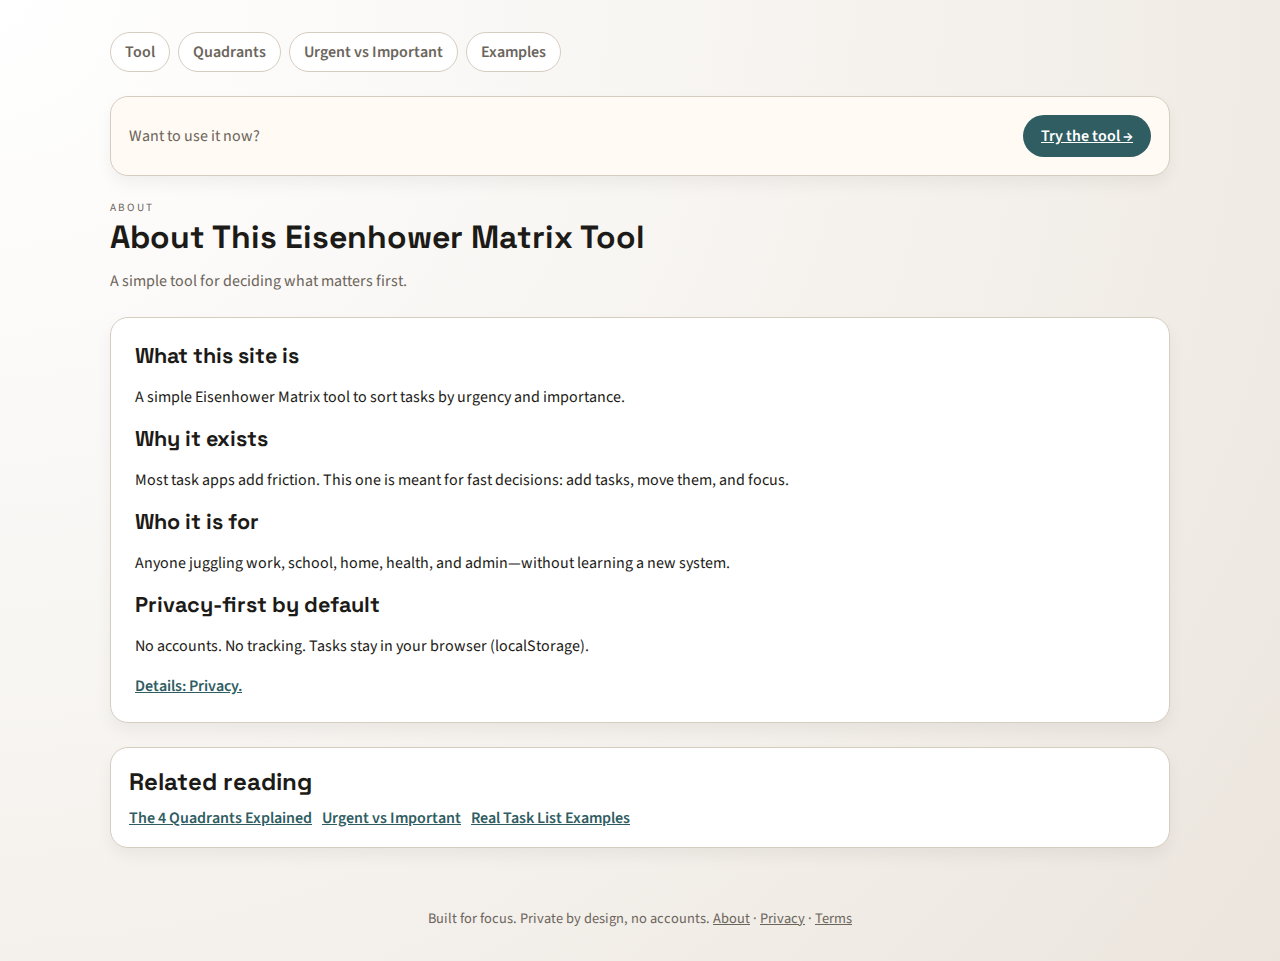
<file: about.html>
<!doctype html>
<html lang="en">
  <head>
    <meta charset="utf-8" />
    <meta name="viewport" content="width=device-width, initial-scale=1" />
    <title>About This Eisenhower Matrix Tool</title>
    <meta
      name="description"
      content="Learn what this Eisenhower Matrix site does, how it works, and what to expect from this local-first task tool."
    />
    <link rel="canonical" href="https://eisenhower-matrix-tool.com/about.html" />
    <meta property="og:title" content="About This Eisenhower Matrix Tool" />
    <meta property="og:description" content="Learn what this Eisenhower Matrix site does, how it works, and what to expect from this local-first task tool." />
    <meta property="og:type" content="website" />
    <meta property="og:url" content="https://eisenhower-matrix-tool.com/about.html" />
    <meta property="og:image" content="https://eisenhower-matrix-tool.com/android-chrome-512x512.png" />
    <meta property="og:image:width" content="512" />
    <meta property="og:image:height" content="512" />
    <meta property="og:image:alt" content="Eisenhower Matrix tool icon" />
    <meta name="twitter:card" content="summary_large_image" />
    <meta name="twitter:title" content="About This Eisenhower Matrix Tool" />
    <meta name="twitter:description" content="Learn what this Eisenhower Matrix site does, how it works, and what to expect from this local-first task tool." />
    <meta name="twitter:image" content="https://eisenhower-matrix-tool.com/android-chrome-512x512.png" />
    <meta name="twitter:image:alt" content="Eisenhower Matrix tool icon" />
    <!-- Favicon / App Icons -->
    <link rel="icon" href="/favicon.ico" sizes="any" />
    <link rel="icon" type="image/png" sizes="32x32" href="/favicon-32x32.png" />
    <link rel="icon" type="image/png" sizes="16x16" href="/favicon-16x16.png" />
    <link rel="apple-touch-icon" sizes="180x180" href="/apple-touch-icon.png" />

    <!-- Android / Chrome -->
    <link rel="icon" type="image/png" sizes="192x192" href="/android-chrome-192x192.png" />
    <link rel="icon" type="image/png" sizes="512x512" href="/android-chrome-512x512.png" />

    <meta name="theme-color" content="#0f172a" />
    <link rel="preconnect" href="https://fonts.googleapis.com" />
    <link rel="preconnect" href="https://fonts.gstatic.com" crossorigin />
    <link
      href="https://fonts.googleapis.com/css2?family=Space+Grotesk:wght@400;500;600;700&family=Source+Sans+3:wght@400;500;600&display=swap"
      rel="stylesheet"
    />
    <link rel="stylesheet" href="styles.css" />
    <!-- Google Analytics -->
    <script async src="https://www.googletagmanager.com/gtag/js?id=G-2B5D0DGN0M"></script>
    <script>
      window.dataLayer = window.dataLayer || [];
      function gtag(){dataLayer.push(arguments);}
      gtag('js', new Date());
      gtag('config', 'G-2B5D0DGN0M');
    </script>
    <script type="application/ld+json">
      {
        "@context": "https://schema.org",
        "@type": "WebPage",
        "name": "About This Eisenhower Matrix Tool",
        "description": "Learn what this Eisenhower Matrix site does, how it works, and what to expect from this local-first task tool.",
        "url": "https://eisenhower-matrix-tool.com/about.html"
      }
    </script>
  </head>
  <body class="theme-editorial">
    <main class="page">
      <nav class="site-nav" aria-label="Primary">
        <a href="index.html">Tool</a>
        <a href="quadrants.html">Quadrants</a>
        <a href="urgent-vs-important.html">Urgent vs Important</a>
        <a href="examples.html">Examples</a>
      </nav>

      <section class="cta-strip" aria-label="Try tool">
        <p>Want to use it now?</p>
        <a class="btn primary" href="index.html">Try the tool →</a>
      </section>

      <header class="page-header">
        <div>
          <p class="eyebrow">About</p>
          <h1>About This Eisenhower Matrix Tool</h1>
          <p class="lead">A simple tool for deciding what matters first.</p>
        </div>
      </header>

      <section class="content-card">
        <h2>What this site is</h2>
        <p>A simple Eisenhower Matrix tool to sort tasks by urgency and importance.</p>

        <h2>Why it exists</h2>
        <p>Most task apps add friction. This one is meant for fast decisions: add tasks, move them, and focus.</p>

        <h2>Who it is for</h2>
        <p>Anyone juggling work, school, home, health, and admin—without learning a new system.</p>

        <h2>Privacy-first by default</h2>
        <p>No accounts. No tracking. Tasks stay in your browser (localStorage).</p>
        <p><a class="inline-link" href="privacy.html">Details: Privacy.</a></p>
      </section>

      <section class="related-reading" aria-label="Related reading">
        <h2>Related reading</h2>
        <div class="related-links">
          <a href="quadrants.html">The 4 Quadrants Explained</a>
          <a href="urgent-vs-important.html">Urgent vs Important</a>
          <a href="examples.html">Real Task List Examples</a>
        </div>
      </section>
    </main>

    <footer class="site-footer">
      <p>
        Built for focus. Private by design, no accounts. <a href="about.html">About</a> · <a href="privacy.html">Privacy</a> · <a href="terms.html">Terms</a>
      </p>
    </footer>
  </body>
</html>
</file>
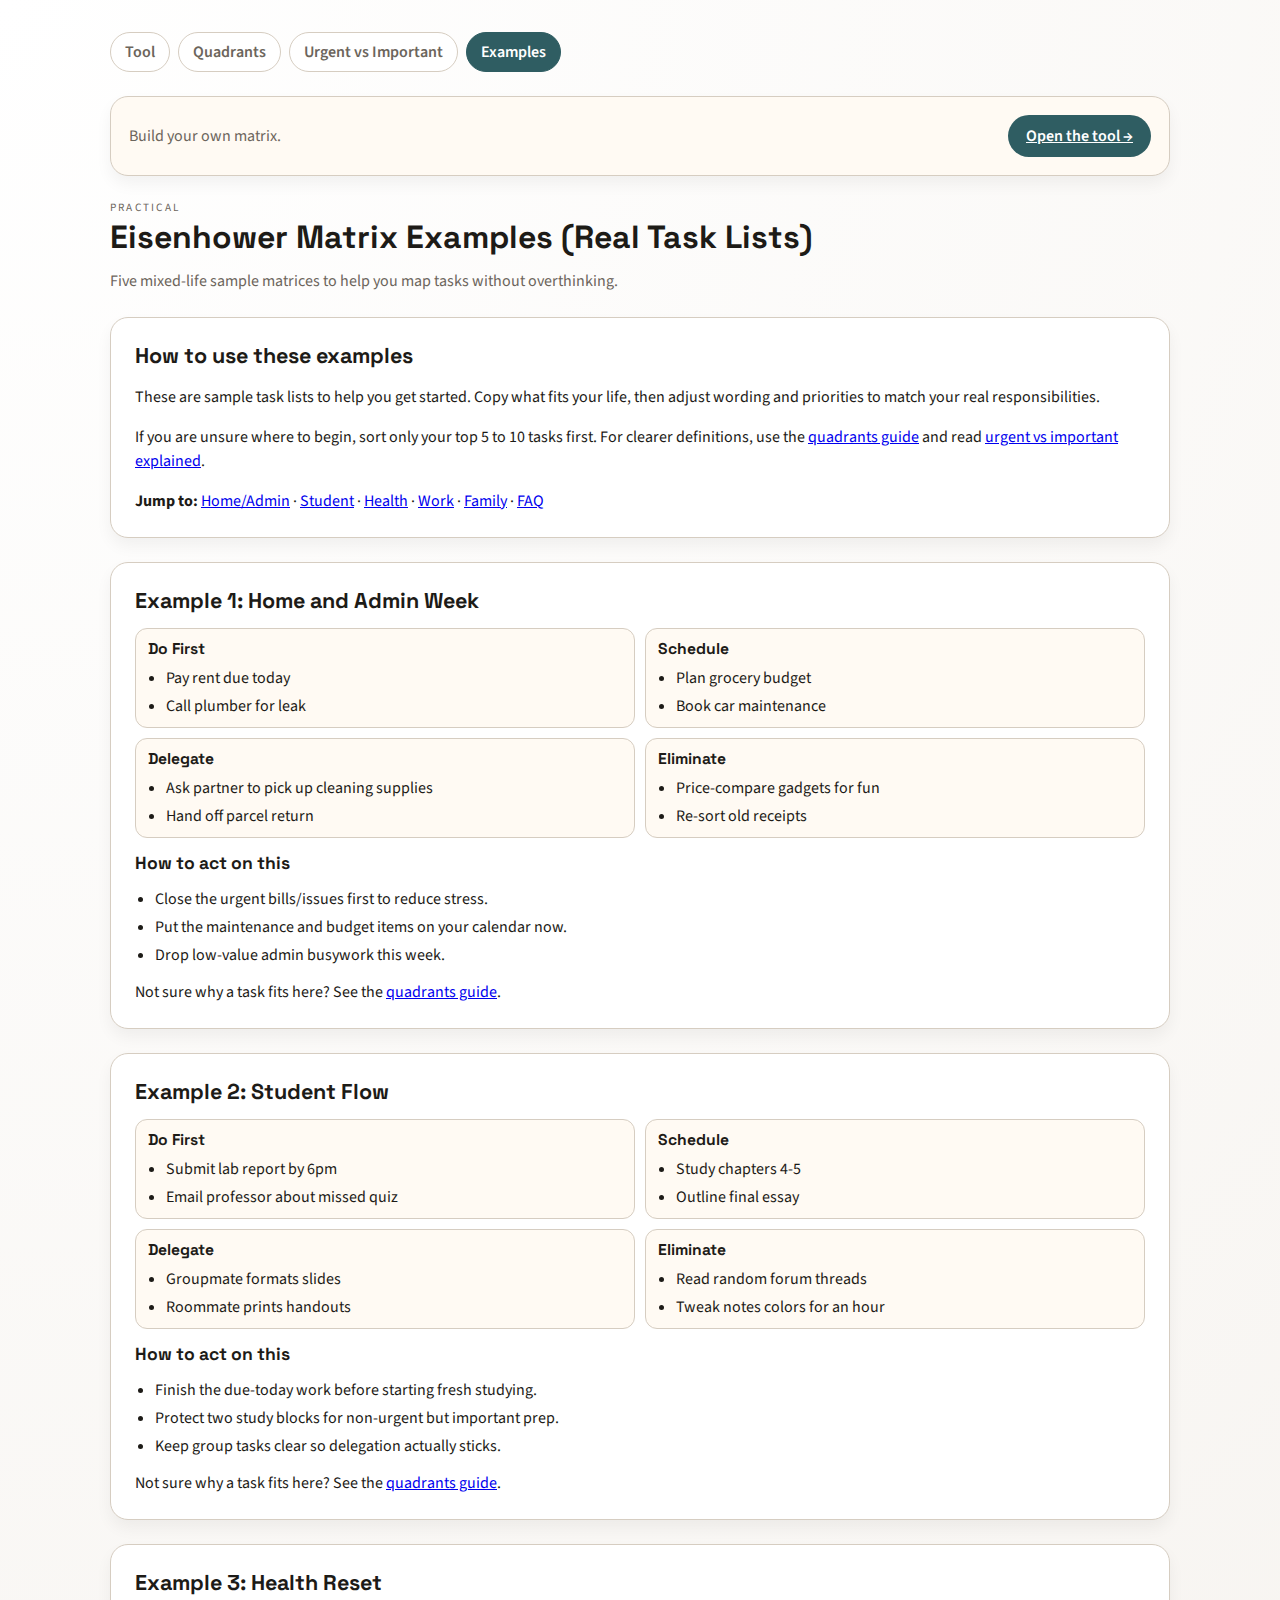
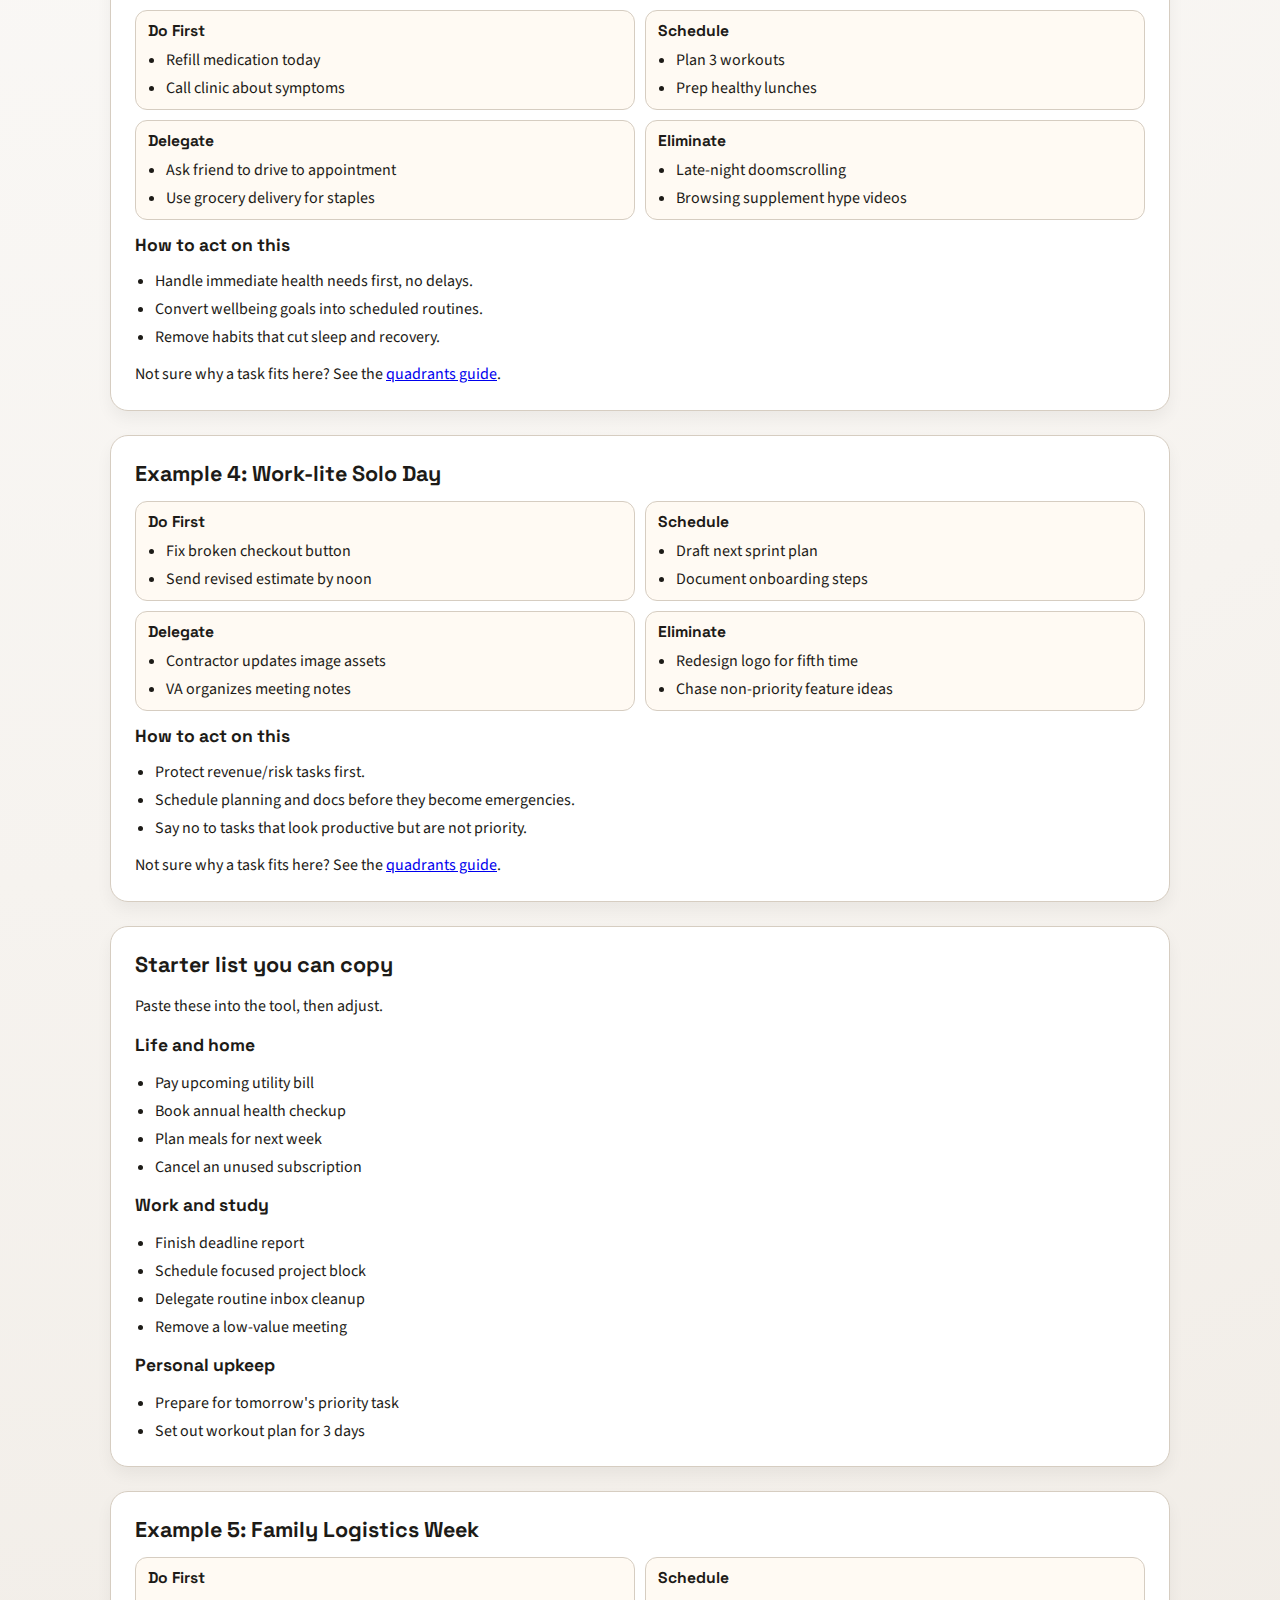
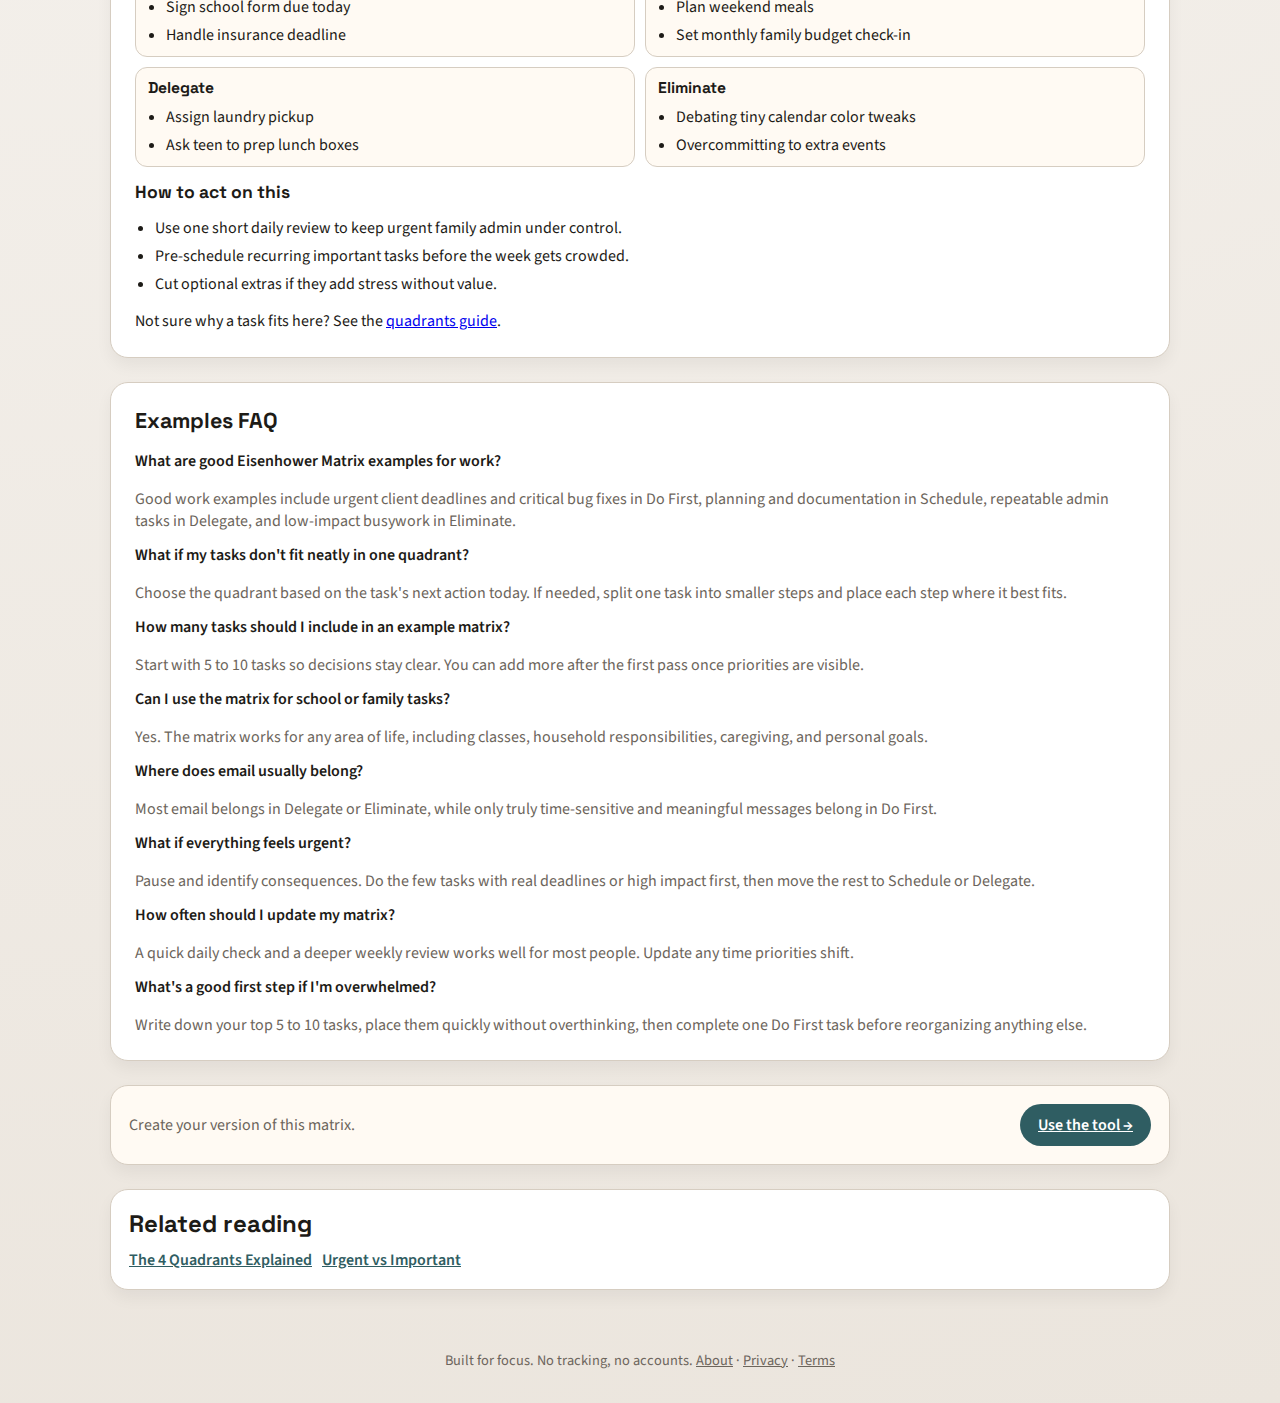
<file: examples.html>
<!doctype html>
<html lang="en">
  <head>
    <meta charset="utf-8" />
    <meta name="viewport" content="width=device-width, initial-scale=1" />
    <title>Eisenhower Matrix Examples (Real Task Lists)</title>
    <meta
      name="description"
      content="See practical Eisenhower Matrix examples for home, school, health, work, and family tasks, with clear next steps you can copy."
    />
    <link rel="canonical" href="https://eisenhower-matrix-tool.com/examples.html" />
    <meta property="og:title" content="Eisenhower Matrix Examples (Real Task Lists)" />
    <meta
      property="og:description"
      content="See practical Eisenhower Matrix examples for home, school, health, work, and family tasks, with clear next steps you can copy."
    />
    <meta property="og:type" content="website" />
    <meta property="og:url" content="https://eisenhower-matrix-tool.com/examples.html" />
    <meta property="og:image" content="https://eisenhower-matrix-tool.com/android-chrome-512x512.png" />
    <meta property="og:image:width" content="512" />
    <meta property="og:image:height" content="512" />
    <meta property="og:image:alt" content="Eisenhower Matrix tool icon" />
    <meta name="twitter:card" content="summary_large_image" />
    <meta name="twitter:title" content="Eisenhower Matrix Examples (Real Task Lists)" />
    <meta
      name="twitter:description"
      content="See practical Eisenhower Matrix examples for home, school, health, work, and family tasks, with clear next steps you can copy."
    />
    <meta name="twitter:image" content="https://eisenhower-matrix-tool.com/android-chrome-512x512.png" />
    <meta name="twitter:image:alt" content="Eisenhower Matrix tool icon" />
    <!-- Favicon / App Icons -->
    <link rel="icon" href="/favicon.ico" sizes="any" />
    <link rel="icon" type="image/png" sizes="32x32" href="/favicon-32x32.png" />
    <link rel="icon" type="image/png" sizes="16x16" href="/favicon-16x16.png" />
    <link rel="apple-touch-icon" sizes="180x180" href="/apple-touch-icon.png" />

    <!-- Android / Chrome -->
    <link rel="icon" type="image/png" sizes="192x192" href="/android-chrome-192x192.png" />
    <link rel="icon" type="image/png" sizes="512x512" href="/android-chrome-512x512.png" />

    <meta name="theme-color" content="#0f172a" />
    <link rel="preconnect" href="https://fonts.googleapis.com" />
    <link rel="preconnect" href="https://fonts.gstatic.com" crossorigin />
    <link
      href="https://fonts.googleapis.com/css2?family=Space+Grotesk:wght@400;500;600;700&family=Source+Sans+3:wght@400;500;600&display=swap"
      rel="stylesheet"
    />
    <link rel="stylesheet" href="styles.css" />
    <script type="application/ld+json">
      {
        "@context": "https://schema.org",
        "@type": "FAQPage",
        "mainEntity": [
          {
            "@type": "Question",
            "name": "What are good Eisenhower Matrix examples for work?",
            "acceptedAnswer": {
              "@type": "Answer",
              "text": "Good work examples include urgent client deadlines and critical bug fixes in Do First, planning and documentation in Schedule, repeatable admin tasks in Delegate, and low-impact busywork in Eliminate."
            }
          },
          {
            "@type": "Question",
            "name": "What if my tasks don't fit neatly in one quadrant?",
            "acceptedAnswer": {
              "@type": "Answer",
              "text": "Choose the quadrant based on the task's next action today. If needed, split one task into smaller steps and place each step where it best fits."
            }
          },
          {
            "@type": "Question",
            "name": "How many tasks should I include in an example matrix?",
            "acceptedAnswer": {
              "@type": "Answer",
              "text": "Start with 5 to 10 tasks so decisions stay clear. You can add more after the first pass once priorities are visible."
            }
          },
          {
            "@type": "Question",
            "name": "Can I use the matrix for school or family tasks?",
            "acceptedAnswer": {
              "@type": "Answer",
              "text": "Yes. The matrix works for any area of life, including classes, household responsibilities, caregiving, and personal goals."
            }
          },
          {
            "@type": "Question",
            "name": "Where does email usually belong?",
            "acceptedAnswer": {
              "@type": "Answer",
              "text": "Most email belongs in Delegate or Eliminate, while only truly time-sensitive and meaningful messages belong in Do First."
            }
          },
          {
            "@type": "Question",
            "name": "What if everything feels urgent?",
            "acceptedAnswer": {
              "@type": "Answer",
              "text": "Pause and identify consequences. Do the few tasks with real deadlines or high impact first, then move the rest to Schedule or Delegate."
            }
          },
          {
            "@type": "Question",
            "name": "How often should I update my matrix?",
            "acceptedAnswer": {
              "@type": "Answer",
              "text": "A quick daily check and a deeper weekly review works well for most people. Update any time priorities shift."
            }
          },
          {
            "@type": "Question",
            "name": "What's a good first step if I'm overwhelmed?",
            "acceptedAnswer": {
              "@type": "Answer",
              "text": "Write down your top 5 to 10 tasks, place them quickly without overthinking, then complete one Do First task before reorganizing anything else."
            }
          }
        ]
      }
    </script>
    <script type="application/ld+json">
      {
        "@context": "https://schema.org",
        "@type": "WebPage",
        "name": "Eisenhower Matrix Examples (Real Task Lists)",
        "description": "See practical Eisenhower Matrix examples for home, school, health, work, and family tasks, with clear next steps you can copy.",
        "url": "https://eisenhower-matrix-tool.com/examples.html"
      }
    </script>
  </head>
  <body class="theme-editorial">
    <main class="page">
      <nav class="site-nav" aria-label="Primary">
        <a href="index.html">Tool</a>
        <a href="quadrants.html">Quadrants</a>
        <a href="urgent-vs-important.html">Urgent vs Important</a>
        <a href="examples.html" aria-current="page">Examples</a>
      </nav>

      <section class="cta-strip" aria-label="Try tool">
        <p>Build your own matrix.</p>
        <a class="btn primary" href="index.html">Open the tool →</a>
      </section>

      <header class="page-header">
        <div>
          <p class="eyebrow">Practical</p>
          <h1>Eisenhower Matrix Examples (Real Task Lists)</h1>
          <p class="lead">Five mixed-life sample matrices to help you map tasks without overthinking.</p>
        </div>
      </header>

      <section class="content-card">
        <h2>How to use these examples</h2>
        <p>
          These are sample task lists to help you get started. Copy what fits your life, then adjust wording and priorities to match your real
          responsibilities.
        </p>
        <p>
          If you are unsure where to begin, sort only your top 5 to 10 tasks first. For clearer definitions, use the
          <a href="quadrants.html">quadrants guide</a> and read <a href="urgent-vs-important.html">urgent vs important explained</a>.
        </p>
        <p>
          <strong>Jump to:</strong>
          <a href="#example-home-admin">Home/Admin</a> ·
          <a href="#example-student">Student</a> ·
          <a href="#example-health">Health</a> ·
          <a href="#example-work">Work</a> ·
          <a href="#example-family">Family</a> ·
          <a href="#faq">FAQ</a>
        </p>
      </section>

      <section class="content-card mini-grid" id="example-home-admin">
        <h2>Example 1: Home and Admin Week</h2>
        <div class="mini-grid-4">
          <article class="mini-list"><h4>Do First</h4><ul><li>Pay rent due today</li><li>Call plumber for leak</li></ul></article>
          <article class="mini-list"><h4>Schedule</h4><ul><li>Plan grocery budget</li><li>Book car maintenance</li></ul></article>
          <article class="mini-list"><h4>Delegate</h4><ul><li>Ask partner to pick up cleaning supplies</li><li>Hand off parcel return</li></ul></article>
          <article class="mini-list"><h4>Eliminate</h4><ul><li>Price-compare gadgets for fun</li><li>Re-sort old receipts</li></ul></article>
        </div>
        <h3>How to act on this</h3>
        <ul>
          <li>Close the urgent bills/issues first to reduce stress.</li>
          <li>Put the maintenance and budget items on your calendar now.</li>
          <li>Drop low-value admin busywork this week.</li>
        </ul>
        <p>Not sure why a task fits here? See the <a href="quadrants.html">quadrants guide</a>.</p>
      </section>

      <section class="content-card mini-grid" id="example-student">
        <h2>Example 2: Student Flow</h2>
        <div class="mini-grid-4">
          <article class="mini-list"><h4>Do First</h4><ul><li>Submit lab report by 6pm</li><li>Email professor about missed quiz</li></ul></article>
          <article class="mini-list"><h4>Schedule</h4><ul><li>Study chapters 4-5</li><li>Outline final essay</li></ul></article>
          <article class="mini-list"><h4>Delegate</h4><ul><li>Groupmate formats slides</li><li>Roommate prints handouts</li></ul></article>
          <article class="mini-list"><h4>Eliminate</h4><ul><li>Read random forum threads</li><li>Tweak notes colors for an hour</li></ul></article>
        </div>
        <h3>How to act on this</h3>
        <ul>
          <li>Finish the due-today work before starting fresh studying.</li>
          <li>Protect two study blocks for non-urgent but important prep.</li>
          <li>Keep group tasks clear so delegation actually sticks.</li>
        </ul>
        <p>Not sure why a task fits here? See the <a href="quadrants.html">quadrants guide</a>.</p>
      </section>

      <section class="content-card mini-grid" id="example-health">
        <h2>Example 3: Health Reset</h2>
        <div class="mini-grid-4">
          <article class="mini-list"><h4>Do First</h4><ul><li>Refill medication today</li><li>Call clinic about symptoms</li></ul></article>
          <article class="mini-list"><h4>Schedule</h4><ul><li>Plan 3 workouts</li><li>Prep healthy lunches</li></ul></article>
          <article class="mini-list"><h4>Delegate</h4><ul><li>Ask friend to drive to appointment</li><li>Use grocery delivery for staples</li></ul></article>
          <article class="mini-list"><h4>Eliminate</h4><ul><li>Late-night doomscrolling</li><li>Browsing supplement hype videos</li></ul></article>
        </div>
        <h3>How to act on this</h3>
        <ul>
          <li>Handle immediate health needs first, no delays.</li>
          <li>Convert wellbeing goals into scheduled routines.</li>
          <li>Remove habits that cut sleep and recovery.</li>
        </ul>
        <p>Not sure why a task fits here? See the <a href="quadrants.html">quadrants guide</a>.</p>
      </section>

      <section class="content-card mini-grid" id="example-work">
        <h2>Example 4: Work-lite Solo Day</h2>
        <div class="mini-grid-4">
          <article class="mini-list"><h4>Do First</h4><ul><li>Fix broken checkout button</li><li>Send revised estimate by noon</li></ul></article>
          <article class="mini-list"><h4>Schedule</h4><ul><li>Draft next sprint plan</li><li>Document onboarding steps</li></ul></article>
          <article class="mini-list"><h4>Delegate</h4><ul><li>Contractor updates image assets</li><li>VA organizes meeting notes</li></ul></article>
          <article class="mini-list"><h4>Eliminate</h4><ul><li>Redesign logo for fifth time</li><li>Chase non-priority feature ideas</li></ul></article>
        </div>
        <h3>How to act on this</h3>
        <ul>
          <li>Protect revenue/risk tasks first.</li>
          <li>Schedule planning and docs before they become emergencies.</li>
          <li>Say no to tasks that look productive but are not priority.</li>
        </ul>
        <p>Not sure why a task fits here? See the <a href="quadrants.html">quadrants guide</a>.</p>
      </section>

      <section class="content-card" id="starter-template">
        <h2>Starter list you can copy</h2>
        <p>Paste these into the tool, then adjust.</p>
        <h3>Life and home</h3>
        <ul>
          <li>Pay upcoming utility bill</li>
          <li>Book annual health checkup</li>
          <li>Plan meals for next week</li>
          <li>Cancel an unused subscription</li>
        </ul>
        <h3>Work and study</h3>
        <ul>
          <li>Finish deadline report</li>
          <li>Schedule focused project block</li>
          <li>Delegate routine inbox cleanup</li>
          <li>Remove a low-value meeting</li>
        </ul>
        <h3>Personal upkeep</h3>
        <ul>
          <li>Prepare for tomorrow's priority task</li>
          <li>Set out workout plan for 3 days</li>
        </ul>
      </section>

      <section class="content-card mini-grid" id="example-family">
        <h2>Example 5: Family Logistics Week</h2>
        <div class="mini-grid-4">
          <article class="mini-list"><h4>Do First</h4><ul><li>Sign school form due today</li><li>Handle insurance deadline</li></ul></article>
          <article class="mini-list"><h4>Schedule</h4><ul><li>Plan weekend meals</li><li>Set monthly family budget check-in</li></ul></article>
          <article class="mini-list"><h4>Delegate</h4><ul><li>Assign laundry pickup</li><li>Ask teen to prep lunch boxes</li></ul></article>
          <article class="mini-list"><h4>Eliminate</h4><ul><li>Debating tiny calendar color tweaks</li><li>Overcommitting to extra events</li></ul></article>
        </div>
        <h3>How to act on this</h3>
        <ul>
          <li>Use one short daily review to keep urgent family admin under control.</li>
          <li>Pre-schedule recurring important tasks before the week gets crowded.</li>
          <li>Cut optional extras if they add stress without value.</li>
        </ul>
        <p>Not sure why a task fits here? See the <a href="quadrants.html">quadrants guide</a>.</p>
      </section>

      <section class="content-card" id="faq">
        <h2>Examples FAQ</h2>
        <dl class="faq-list">
          <dt>What are good Eisenhower Matrix examples for work?</dt>
          <dd>
            Good work examples include urgent client deadlines and critical bug fixes in Do First, planning and documentation in Schedule,
            repeatable admin tasks in Delegate, and low-impact busywork in Eliminate.
          </dd>

          <dt>What if my tasks don't fit neatly in one quadrant?</dt>
          <dd>
            Choose the quadrant based on the task's next action today. If needed, split one task into smaller steps and place each step where
            it best fits.
          </dd>

          <dt>How many tasks should I include in an example matrix?</dt>
          <dd>Start with 5 to 10 tasks so decisions stay clear. You can add more after the first pass once priorities are visible.</dd>

          <dt>Can I use the matrix for school or family tasks?</dt>
          <dd>Yes. The matrix works for any area of life, including classes, household responsibilities, caregiving, and personal goals.</dd>

          <dt>Where does email usually belong?</dt>
          <dd>Most email belongs in Delegate or Eliminate, while only truly time-sensitive and meaningful messages belong in Do First.</dd>

          <dt>What if everything feels urgent?</dt>
          <dd>
            Pause and identify consequences. Do the few tasks with real deadlines or high impact first, then move the rest to Schedule or
            Delegate.
          </dd>

          <dt>How often should I update my matrix?</dt>
          <dd>A quick daily check and a deeper weekly review works well for most people. Update any time priorities shift.</dd>

          <dt>What's a good first step if I'm overwhelmed?</dt>
          <dd>
            Write down your top 5 to 10 tasks, place them quickly without overthinking, then complete one Do First task before reorganizing
            anything else.
          </dd>
        </dl>
      </section>

      <section class="cta-strip" aria-label="Try tool again">
        <p>Create your version of this matrix.</p>
        <a class="btn primary" href="index.html">Use the tool →</a>
      </section>

      <section class="related-reading" aria-label="Related reading">
        <h2>Related reading</h2>
        <div class="related-links">
          <a href="quadrants.html">The 4 Quadrants Explained</a>
          <a href="urgent-vs-important.html">Urgent vs Important</a>
        </div>
      </section>
    </main>

    <footer class="site-footer">
      <p>
        Built for focus. No tracking, no accounts. <a href="about.html">About</a> · <a href="privacy.html">Privacy</a> · <a href="terms.html">Terms</a>
      </p>
    </footer>
  </body>
</html>
</file>
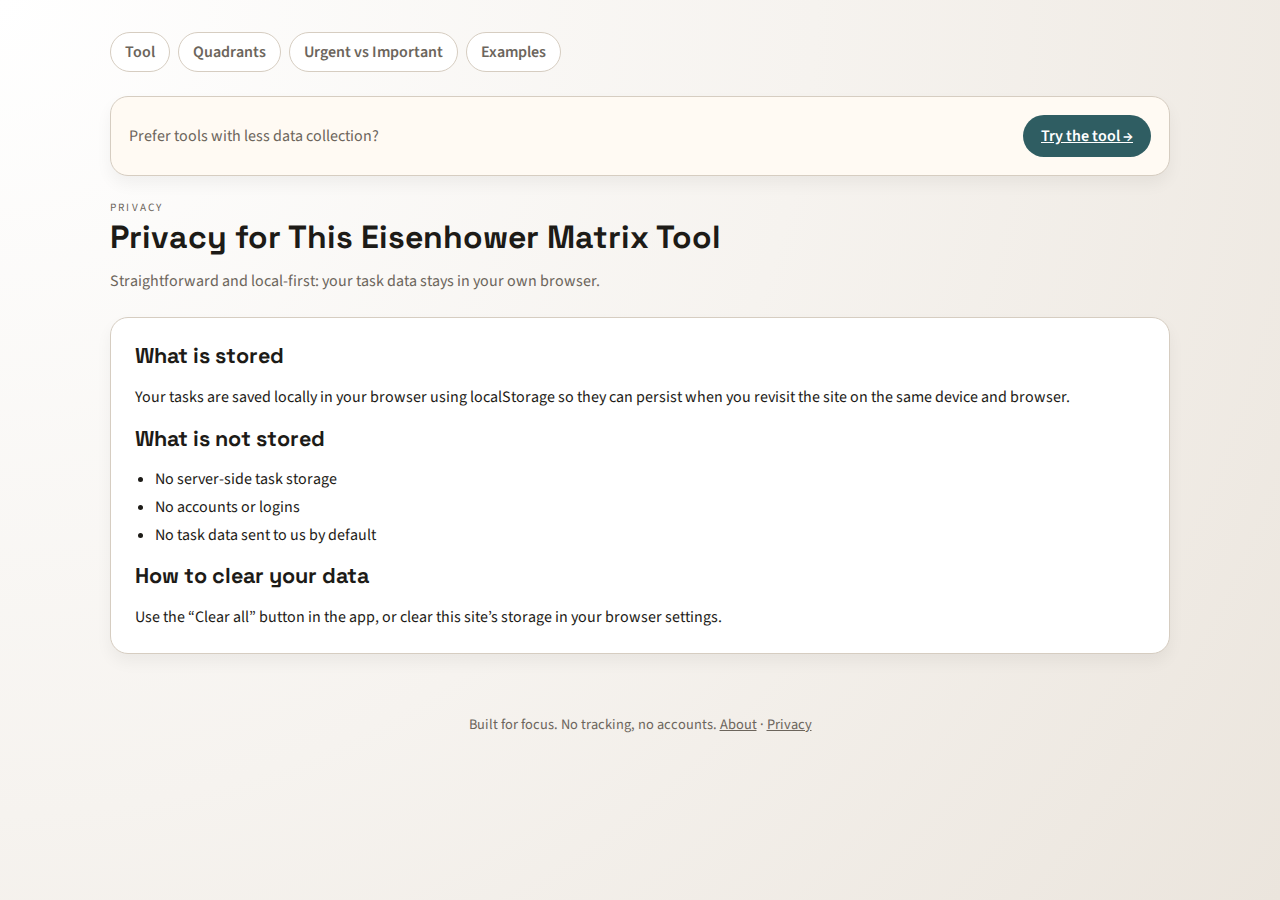
<file: privacy.html>
<!doctype html>
<html lang="en">
  <head>
    <meta charset="utf-8" />
    <meta name="viewport" content="width=device-width, initial-scale=1" />
    <title>Privacy for This Eisenhower Matrix Tool</title>
    <meta
      name="description"
      content="Privacy details for this Eisenhower Matrix site. Tasks are stored locally in your browser using localStorage. No server-side task storage."
    />
    <meta name="theme-color" content="#f6f3ef" />
    <!-- TODO: Update canonical URL once your domain is known. -->
    <link rel="canonical" href="/privacy.html" />
    <link rel="icon" href="/favicon.ico" />
    <link rel="apple-touch-icon" href="/apple-touch-icon.png" />
    <link rel="preconnect" href="https://fonts.googleapis.com" />
    <link rel="preconnect" href="https://fonts.gstatic.com" crossorigin />
    <link
      href="https://fonts.googleapis.com/css2?family=Space+Grotesk:wght@400;500;600;700&family=Source+Sans+3:wght@400;500;600&display=swap"
      rel="stylesheet"
    />
    <link rel="stylesheet" href="styles.css" />
    <script type="application/ld+json">
      {
        "@context": "https://schema.org",
        "@type": "WebPage",
        "name": "Privacy for This Eisenhower Matrix Tool",
        "description": "Privacy details for this Eisenhower Matrix site. Tasks are stored locally in your browser using localStorage. No server-side task storage.",
        "url": "/privacy.html"
      }
    </script>
  </head>
  <body class="theme-editorial">
    <main class="page">
      <nav class="site-nav" aria-label="Primary">
        <a href="index.html">Tool</a>
        <a href="quadrants.html">Quadrants</a>
        <a href="urgent-vs-important.html">Urgent vs Important</a>
        <a href="examples.html">Examples</a>
      </nav>

      <section class="cta-strip" aria-label="Try tool">
        <p>Prefer tools with less data collection?</p>
        <a class="btn primary" href="/">Try the tool →</a>
      </section>

      <header class="page-header">
        <div>
          <p class="eyebrow">Privacy</p>
          <h1>Privacy for This Eisenhower Matrix Tool</h1>
          <p class="lead">Straightforward and local-first: your task data stays in your own browser.</p>
        </div>
      </header>

      <section class="content-card">
        <h2>What is stored</h2>
        <p>
          Your tasks are saved locally in your browser using localStorage so they can persist when you revisit the site
          on the same device and browser.
        </p>

        <h2>What is not stored</h2>
        <ul>
          <li>No server-side task storage</li>
          <li>No accounts or logins</li>
          <li>No task data sent to us by default</li>
        </ul>

        <h2>How to clear your data</h2>
        <p>
          Use the “Clear all” button in the app, or clear this site’s storage in your browser settings.
        </p>
      </section>
    </main>

    <footer class="site-footer">
      <p>
        Built for focus. No tracking, no accounts. <a href="about.html">About</a> · <a href="privacy.html">Privacy</a>
      </p>
    </footer>
  </body>
</html>
</file>
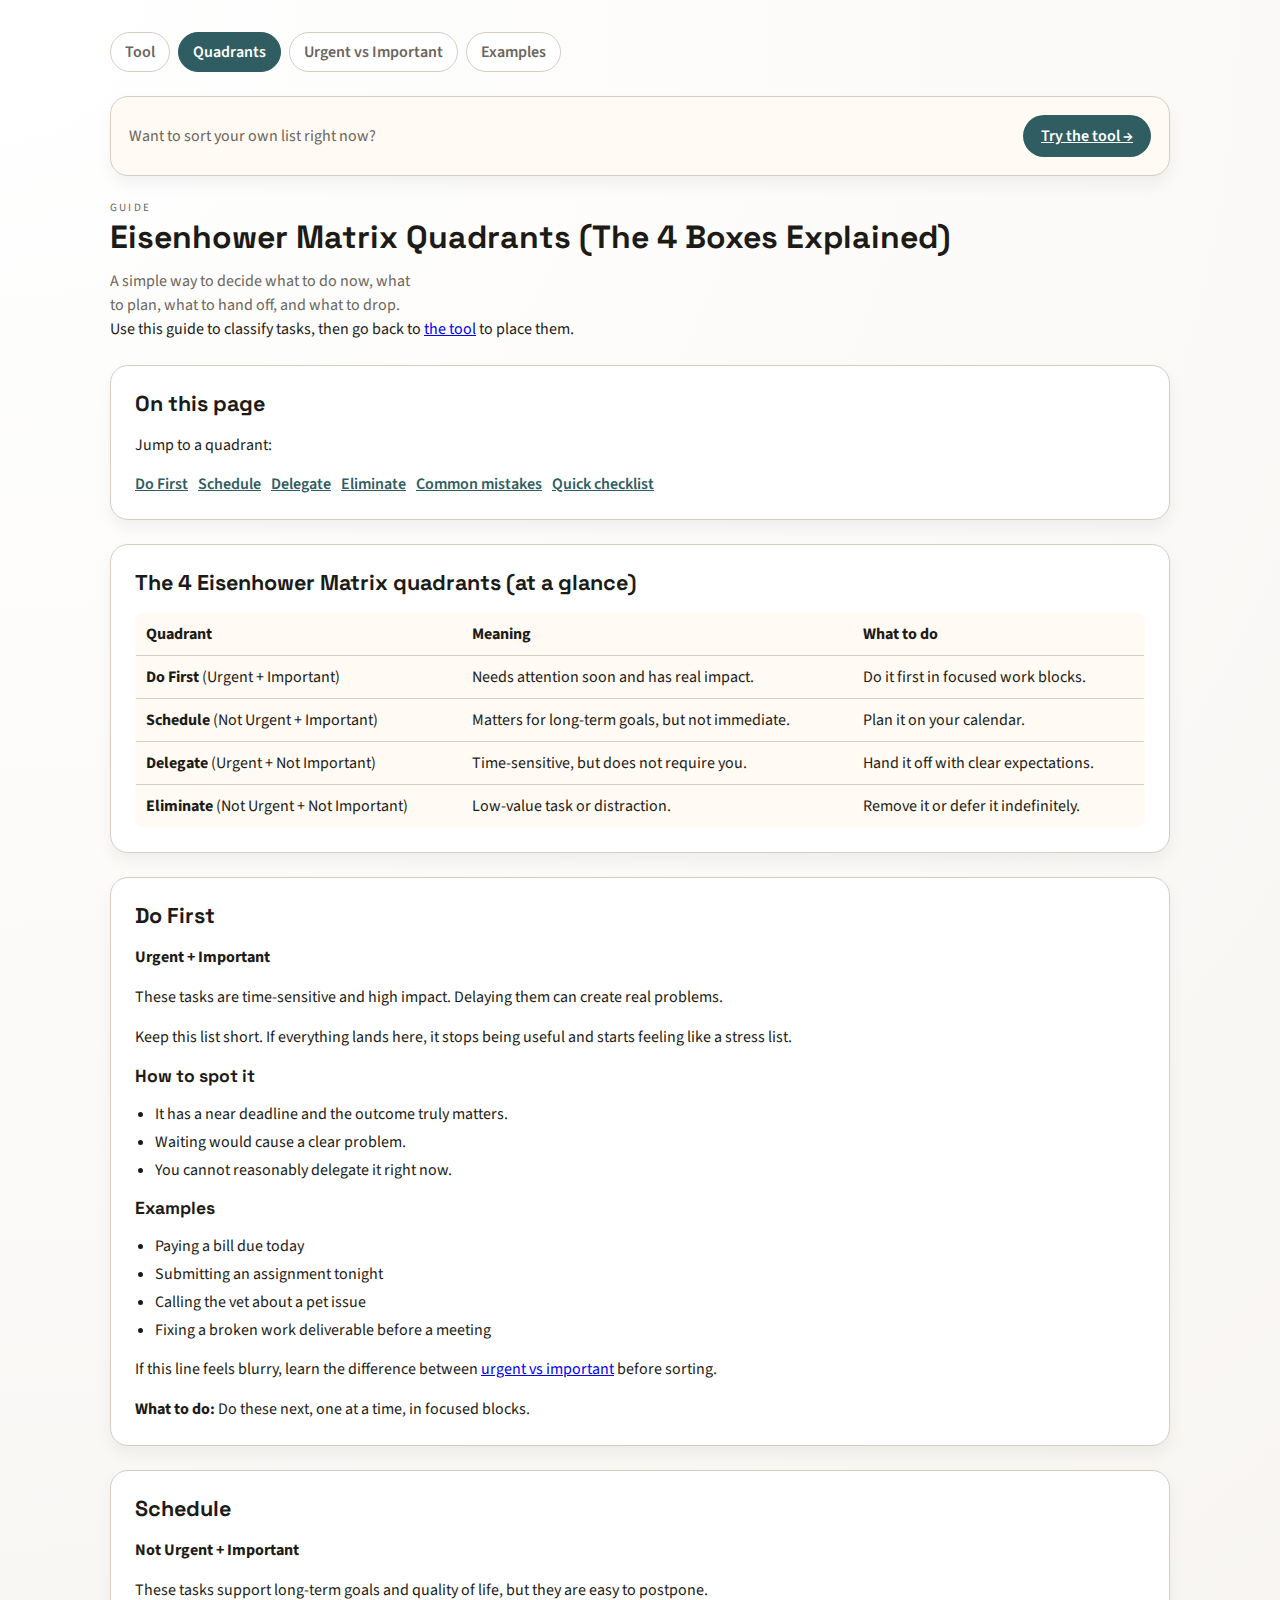
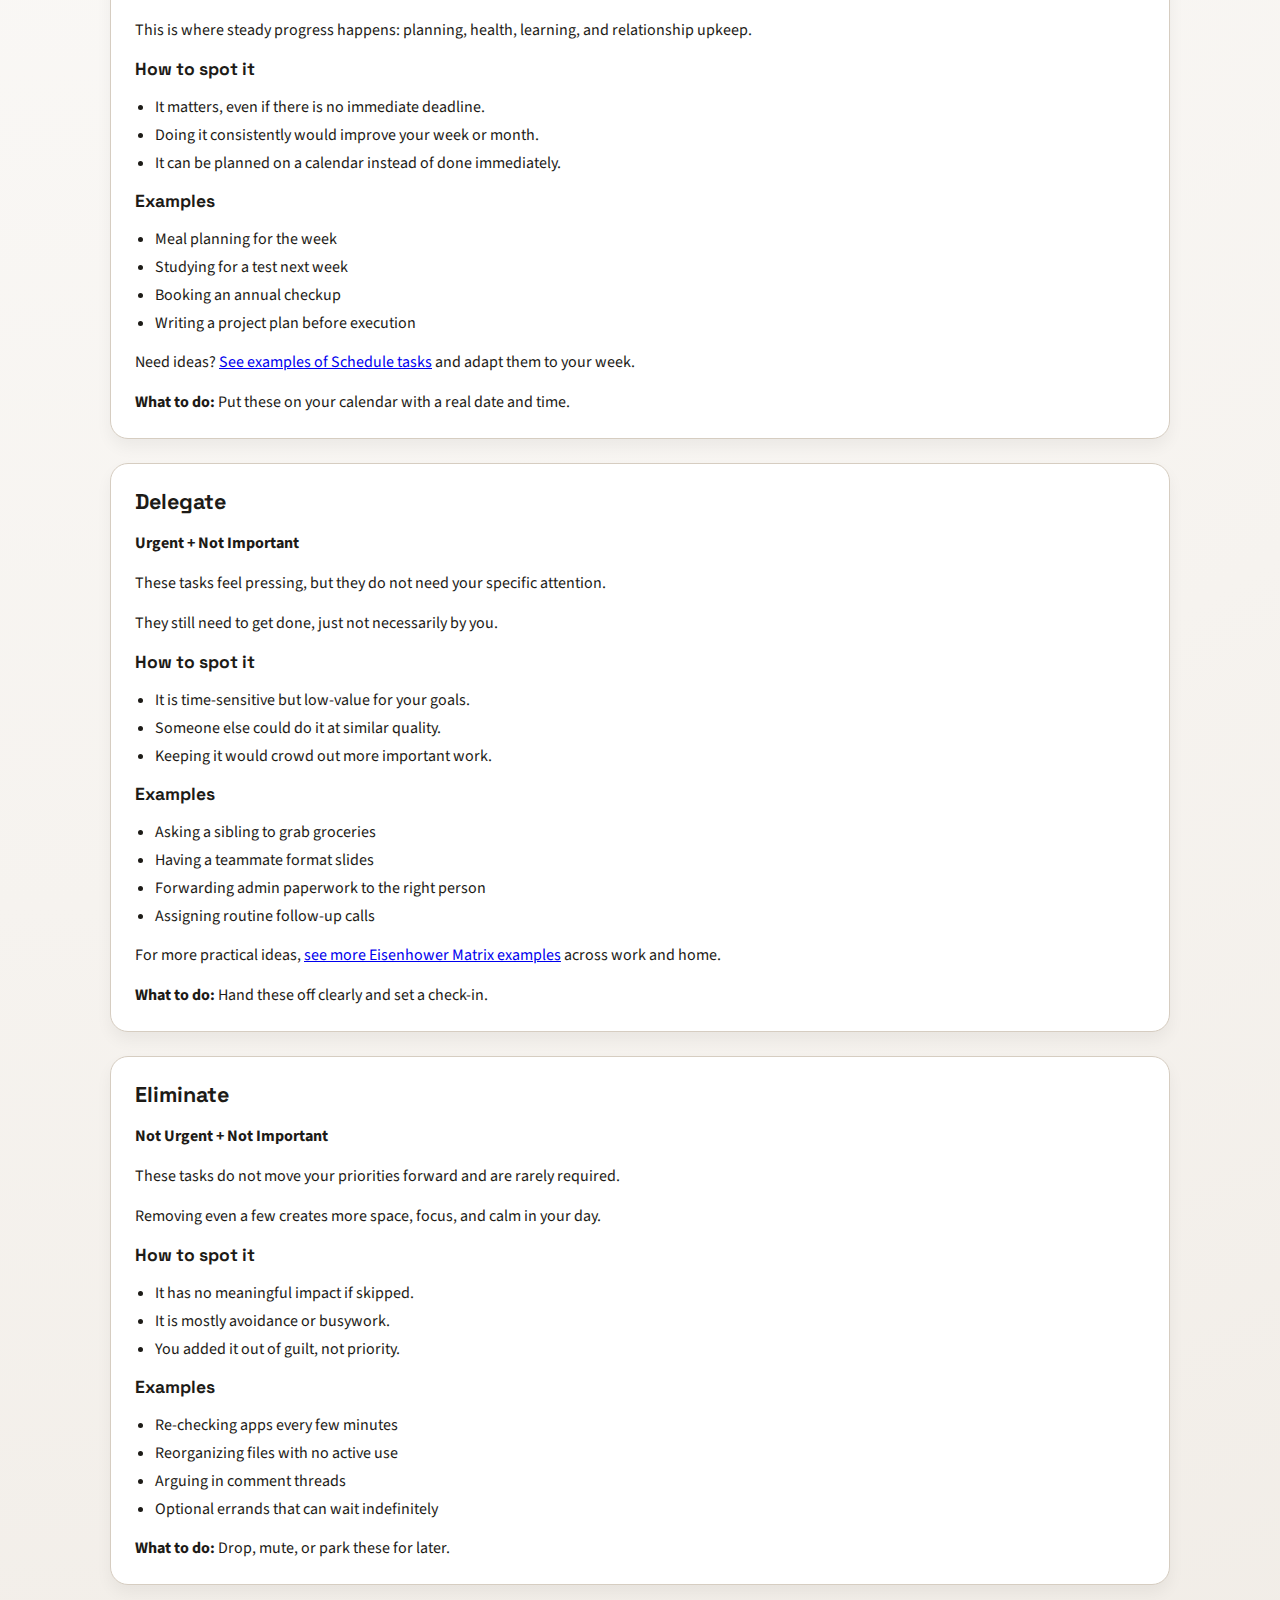
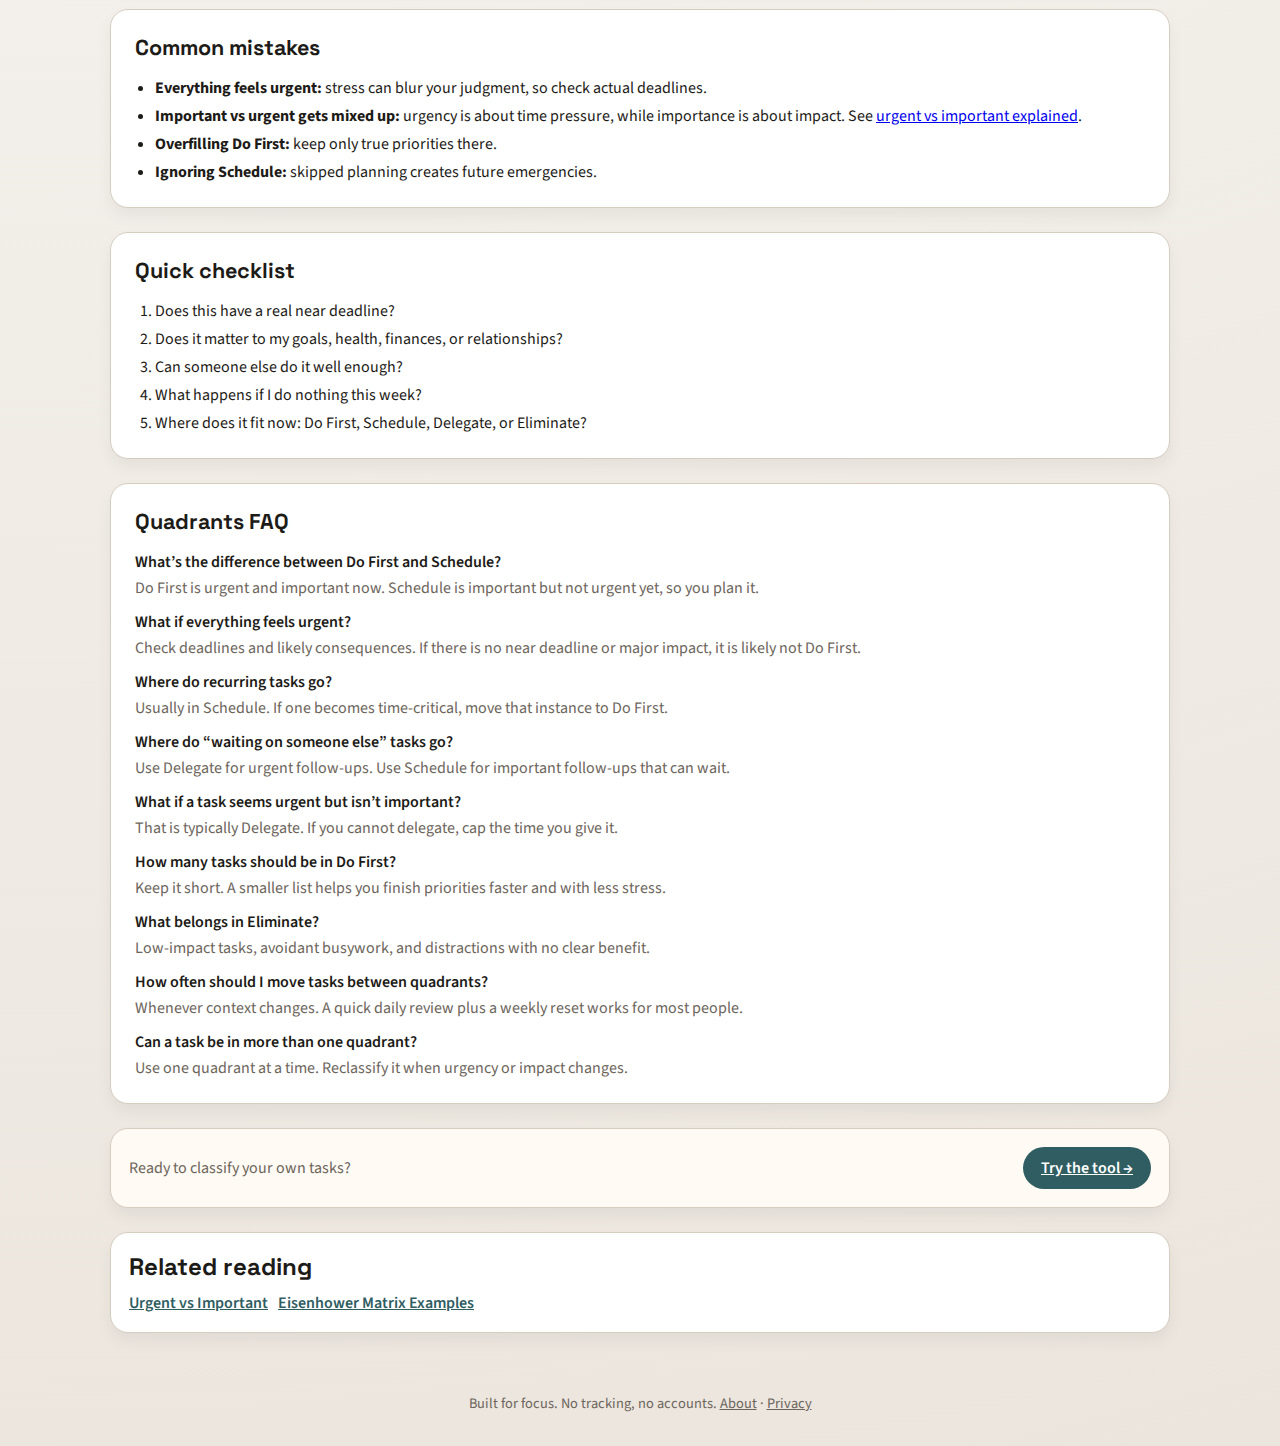
<file: quadrants.html>
<!doctype html>
<html lang="en">
  <head>
    <meta charset="utf-8" />
    <meta name="viewport" content="width=device-width, initial-scale=1" />
    <title>Eisenhower Matrix Quadrants (The 4 Boxes Explained)</title>
    <meta
      name="description"
      content="Learn the 4 Eisenhower Matrix quadrants with plain-language definitions, examples, common mistakes, and a quick checklist to classify tasks fast."
    />
    <meta name="theme-color" content="#f6f3ef" />
    <meta property="og:title" content="Eisenhower Matrix Quadrants (The 4 Boxes Explained)" />
    <meta
      property="og:description"
      content="Learn the 4 Eisenhower Matrix quadrants with plain-language definitions, examples, common mistakes, and a quick checklist to classify tasks fast."
    />
    <meta property="og:type" content="website" />
    <meta property="og:url" content="/quadrants.html" />
    <meta property="og:image" content="/og-image.png" />
    <meta name="twitter:card" content="summary_large_image" />
    <meta name="twitter:title" content="Eisenhower Matrix Quadrants (The 4 Boxes Explained)" />
    <meta
      name="twitter:description"
      content="Learn the 4 Eisenhower Matrix quadrants with plain-language definitions, examples, common mistakes, and a quick checklist to classify tasks fast."
    />
    <meta name="twitter:image" content="/og-image.png" />
    <!-- TODO: Update canonical URL once your domain is known. -->
    <link rel="canonical" href="/quadrants.html" />
    <link rel="icon" href="/favicon.ico" />
    <link rel="apple-touch-icon" href="/apple-touch-icon.png" />
    <link rel="preconnect" href="https://fonts.googleapis.com" />
    <link rel="preconnect" href="https://fonts.gstatic.com" crossorigin />
    <link
      href="https://fonts.googleapis.com/css2?family=Space+Grotesk:wght@400;500;600;700&family=Source+Sans+3:wght@400;500;600&display=swap"
      rel="stylesheet"
    />
    <link rel="stylesheet" href="styles.css" />
    <script type="application/ld+json">
      {
        "@context": "https://schema.org",
        "@type": "WebPage",
        "name": "Eisenhower Matrix Quadrants (The 4 Boxes Explained)",
        "description": "Learn the 4 Eisenhower Matrix quadrants with plain-language definitions, examples, common mistakes, and a quick checklist to classify tasks fast.",
        "url": "/quadrants.html"
      }
    </script>
    <script type="application/ld+json">
      {
        "@context": "https://schema.org",
        "@type": "FAQPage",
        "mainEntity": [
          {
            "@type": "Question",
            "name": "What’s the difference between Do First and Schedule?",
            "acceptedAnswer": {
              "@type": "Answer",
              "text": "Do First is for tasks that are both urgent and important right now. Schedule is for important tasks that are not urgent yet and should be planned."
            }
          },
          {
            "@type": "Question",
            "name": "What if everything feels urgent?",
            "acceptedAnswer": {
              "@type": "Answer",
              "text": "Check real deadlines and consequences. If a task has no near deadline or major impact, it likely belongs outside Do First."
            }
          },
          {
            "@type": "Question",
            "name": "Where do recurring tasks go?",
            "acceptedAnswer": {
              "@type": "Answer",
              "text": "Most recurring tasks belong in Schedule, especially routines that protect long-term goals. If one becomes urgent, move it to Do First for now."
            }
          },
          {
            "@type": "Question",
            "name": "Where do 'waiting on someone else' tasks go?",
            "acceptedAnswer": {
              "@type": "Answer",
              "text": "If follow-up is urgent, place it in Delegate with a check-in date. If not urgent but still important, keep a reminder in Schedule."
            }
          },
          {
            "@type": "Question",
            "name": "What if a task seems urgent but isn’t important?",
            "acceptedAnswer": {
              "@type": "Answer",
              "text": "That is usually Delegate. Hand it off when possible, or limit the time you spend on it so it does not displace important work."
            }
          },
          {
            "@type": "Question",
            "name": "How many tasks should be in Do First?",
            "acceptedAnswer": {
              "@type": "Answer",
              "text": "Keep Do First short. A small list of true priorities is easier to finish and less stressful than a long urgent list."
            }
          },
          {
            "@type": "Question",
            "name": "What belongs in Eliminate?",
            "acceptedAnswer": {
              "@type": "Answer",
              "text": "Eliminate includes tasks with low impact and no real urgency, such as busywork, avoidant scrolling, or optional items with no clear benefit."
            }
          },
          {
            "@type": "Question",
            "name": "How often should I move tasks between quadrants?",
            "acceptedAnswer": {
              "@type": "Answer",
              "text": "Review and adjust whenever priorities change. A quick daily check and a deeper weekly review work well for most people."
            }
          },
          {
            "@type": "Question",
            "name": "Can a task be in more than one quadrant?",
            "acceptedAnswer": {
              "@type": "Answer",
              "text": "Use one quadrant at a time based on the current situation. If urgency or impact changes, move the task rather than duplicating it."
            }
          }
        ]
      }
    </script>
    <script type="application/ld+json">
      {
        "@context": "https://schema.org",
        "@type": "BreadcrumbList",
        "itemListElement": [
          {
            "@type": "ListItem",
            "position": 1,
            "name": "Tool",
            "item": "/index.html"
          },
          {
            "@type": "ListItem",
            "position": 2,
            "name": "Quadrants",
            "item": "/quadrants.html"
          }
        ]
      }
    </script>
  </head>
  <body class="theme-editorial">
    <main class="page">
      <nav class="site-nav" aria-label="Primary">
        <a href="index.html">Tool</a>
        <a href="quadrants.html" aria-current="page">Quadrants</a>
        <a href="urgent-vs-important.html">Urgent vs Important</a>
        <a href="examples.html">Examples</a>
      </nav>

      <section class="cta-strip" aria-label="Try tool">
        <p>Want to sort your own list right now?</p>
        <a class="btn primary" href="index.html">Try the tool →</a>
      </section>

      <header class="page-header">
        <div>
          <p class="eyebrow">Guide</p>
          <h1>Eisenhower Matrix Quadrants (The 4 Boxes Explained)</h1>
          <p class="lead">A simple way to decide what to do now, what to plan, what to hand off, and what to drop.</p>
          <p>Use this guide to classify tasks, then go back to <a href="index.html">the tool</a> to place them.</p>
        </div>
      </header>

      <section class="content-card">
        <h2>On this page</h2>
        <p>Jump to a quadrant:</p>
        <div class="related-links">
          <a href="#do-first">Do First</a>
          <a href="#schedule">Schedule</a>
          <a href="#delegate">Delegate</a>
          <a href="#eliminate">Eliminate</a>
          <a href="#mistakes">Common mistakes</a>
          <a href="#checklist">Quick checklist</a>
        </div>
      </section>

      <section class="content-card">
        <h2>The 4 Eisenhower Matrix quadrants (at a glance)</h2>
        <table>
          <thead>
            <tr>
              <th scope="col">Quadrant</th>
              <th scope="col">Meaning</th>
              <th scope="col">What to do</th>
            </tr>
          </thead>
          <tbody>
            <tr>
              <td><strong>Do First</strong> (Urgent + Important)</td>
              <td>Needs attention soon and has real impact.</td>
              <td>Do it first in focused work blocks.</td>
            </tr>
            <tr>
              <td><strong>Schedule</strong> (Not Urgent + Important)</td>
              <td>Matters for long-term goals, but not immediate.</td>
              <td>Plan it on your calendar.</td>
            </tr>
            <tr>
              <td><strong>Delegate</strong> (Urgent + Not Important)</td>
              <td>Time-sensitive, but does not require you.</td>
              <td>Hand it off with clear expectations.</td>
            </tr>
            <tr>
              <td><strong>Eliminate</strong> (Not Urgent + Not Important)</td>
              <td>Low-value task or distraction.</td>
              <td>Remove it or defer it indefinitely.</td>
            </tr>
          </tbody>
        </table>
      </section>

      <section class="content-card" id="do-first">
        <h2>Do First</h2>
        <p><strong>Urgent + Important</strong></p>
        <p>These tasks are time-sensitive and high impact. Delaying them can create real problems.</p>
        <p>Keep this list short. If everything lands here, it stops being useful and starts feeling like a stress list.</p>
        <h3>How to spot it</h3>
        <ul>
          <li>It has a near deadline and the outcome truly matters.</li>
          <li>Waiting would cause a clear problem.</li>
          <li>You cannot reasonably delegate it right now.</li>
        </ul>
        <h3>Examples</h3>
        <ul>
          <li>Paying a bill due today</li>
          <li>Submitting an assignment tonight</li>
          <li>Calling the vet about a pet issue</li>
          <li>Fixing a broken work deliverable before a meeting</li>
        </ul>
        <p>
          If this line feels blurry, learn the difference between
          <a href="urgent-vs-important.html">urgent vs important</a> before sorting.
        </p>
        <p><strong>What to do:</strong> Do these next, one at a time, in focused blocks.</p>
      </section>

      <section class="content-card" id="schedule">
        <h2>Schedule</h2>
        <p><strong>Not Urgent + Important</strong></p>
        <p>These tasks support long-term goals and quality of life, but they are easy to postpone.</p>
        <p>This is where steady progress happens: planning, health, learning, and relationship upkeep.</p>
        <h3>How to spot it</h3>
        <ul>
          <li>It matters, even if there is no immediate deadline.</li>
          <li>Doing it consistently would improve your week or month.</li>
          <li>It can be planned on a calendar instead of done immediately.</li>
        </ul>
        <h3>Examples</h3>
        <ul>
          <li>Meal planning for the week</li>
          <li>Studying for a test next week</li>
          <li>Booking an annual checkup</li>
          <li>Writing a project plan before execution</li>
        </ul>
        <p>Need ideas? <a href="examples.html">See examples of Schedule tasks</a> and adapt them to your week.</p>
        <p><strong>What to do:</strong> Put these on your calendar with a real date and time.</p>
      </section>

      <section class="content-card" id="delegate">
        <h2>Delegate</h2>
        <p><strong>Urgent + Not Important</strong></p>
        <p>These tasks feel pressing, but they do not need your specific attention.</p>
        <p>They still need to get done, just not necessarily by you.</p>
        <h3>How to spot it</h3>
        <ul>
          <li>It is time-sensitive but low-value for your goals.</li>
          <li>Someone else could do it at similar quality.</li>
          <li>Keeping it would crowd out more important work.</li>
        </ul>
        <h3>Examples</h3>
        <ul>
          <li>Asking a sibling to grab groceries</li>
          <li>Having a teammate format slides</li>
          <li>Forwarding admin paperwork to the right person</li>
          <li>Assigning routine follow-up calls</li>
        </ul>
        <p>
          For more practical ideas, <a href="examples.html">see more Eisenhower Matrix examples</a> across work and home.
        </p>
        <p><strong>What to do:</strong> Hand these off clearly and set a check-in.</p>
      </section>

      <section class="content-card" id="eliminate">
        <h2>Eliminate</h2>
        <p><strong>Not Urgent + Not Important</strong></p>
        <p>These tasks do not move your priorities forward and are rarely required.</p>
        <p>Removing even a few creates more space, focus, and calm in your day.</p>
        <h3>How to spot it</h3>
        <ul>
          <li>It has no meaningful impact if skipped.</li>
          <li>It is mostly avoidance or busywork.</li>
          <li>You added it out of guilt, not priority.</li>
        </ul>
        <h3>Examples</h3>
        <ul>
          <li>Re-checking apps every few minutes</li>
          <li>Reorganizing files with no active use</li>
          <li>Arguing in comment threads</li>
          <li>Optional errands that can wait indefinitely</li>
        </ul>
        <p><strong>What to do:</strong> Drop, mute, or park these for later.</p>
      </section>

      <section class="content-card" id="mistakes">
        <h2>Common mistakes</h2>
        <ul>
          <li><strong>Everything feels urgent:</strong> stress can blur your judgment, so check actual deadlines.</li>
          <li>
            <strong>Important vs urgent gets mixed up:</strong> urgency is about time pressure, while importance is about
            impact. See <a href="urgent-vs-important.html">urgent vs important explained</a>.
          </li>
          <li><strong>Overfilling Do First:</strong> keep only true priorities there.</li>
          <li><strong>Ignoring Schedule:</strong> skipped planning creates future emergencies.</li>
        </ul>
      </section>

      <section class="content-card" id="checklist">
        <h2>Quick checklist</h2>
        <ol>
          <li>Does this have a real near deadline?</li>
          <li>Does it matter to my goals, health, finances, or relationships?</li>
          <li>Can someone else do it well enough?</li>
          <li>What happens if I do nothing this week?</li>
          <li>Where does it fit now: Do First, Schedule, Delegate, or Eliminate?</li>
        </ol>
      </section>

      <section class="content-card" id="faq">
        <h2>Quadrants FAQ</h2>
        <dl class="faq-list">
          <div>
            <dt>What’s the difference between Do First and Schedule?</dt>
            <dd>Do First is urgent and important now. Schedule is important but not urgent yet, so you plan it.</dd>
          </div>
          <div>
            <dt>What if everything feels urgent?</dt>
            <dd>Check deadlines and likely consequences. If there is no near deadline or major impact, it is likely not Do First.</dd>
          </div>
          <div>
            <dt>Where do recurring tasks go?</dt>
            <dd>Usually in Schedule. If one becomes time-critical, move that instance to Do First.</dd>
          </div>
          <div>
            <dt>Where do “waiting on someone else” tasks go?</dt>
            <dd>Use Delegate for urgent follow-ups. Use Schedule for important follow-ups that can wait.</dd>
          </div>
          <div>
            <dt>What if a task seems urgent but isn’t important?</dt>
            <dd>That is typically Delegate. If you cannot delegate, cap the time you give it.</dd>
          </div>
          <div>
            <dt>How many tasks should be in Do First?</dt>
            <dd>Keep it short. A smaller list helps you finish priorities faster and with less stress.</dd>
          </div>
          <div>
            <dt>What belongs in Eliminate?</dt>
            <dd>Low-impact tasks, avoidant busywork, and distractions with no clear benefit.</dd>
          </div>
          <div>
            <dt>How often should I move tasks between quadrants?</dt>
            <dd>Whenever context changes. A quick daily review plus a weekly reset works for most people.</dd>
          </div>
          <div>
            <dt>Can a task be in more than one quadrant?</dt>
            <dd>Use one quadrant at a time. Reclassify it when urgency or impact changes.</dd>
          </div>
        </dl>
      </section>

      <section class="cta-strip" aria-label="Try tool again">
        <p>Ready to classify your own tasks?</p>
        <a class="btn primary" href="index.html">Try the tool →</a>
      </section>

      <section class="related-reading" aria-label="Related reading">
        <h2>Related reading</h2>
        <div class="related-links">
          <a href="urgent-vs-important.html">Urgent vs Important</a>
          <a href="examples.html">Eisenhower Matrix Examples</a>
        </div>
      </section>
    </main>

    <footer class="site-footer">
      <p>
        Built for focus. No tracking, no accounts. <a href="about.html">About</a> · <a href="privacy.html">Privacy</a>
      </p>
    </footer>
  </body>
</html>
</file>
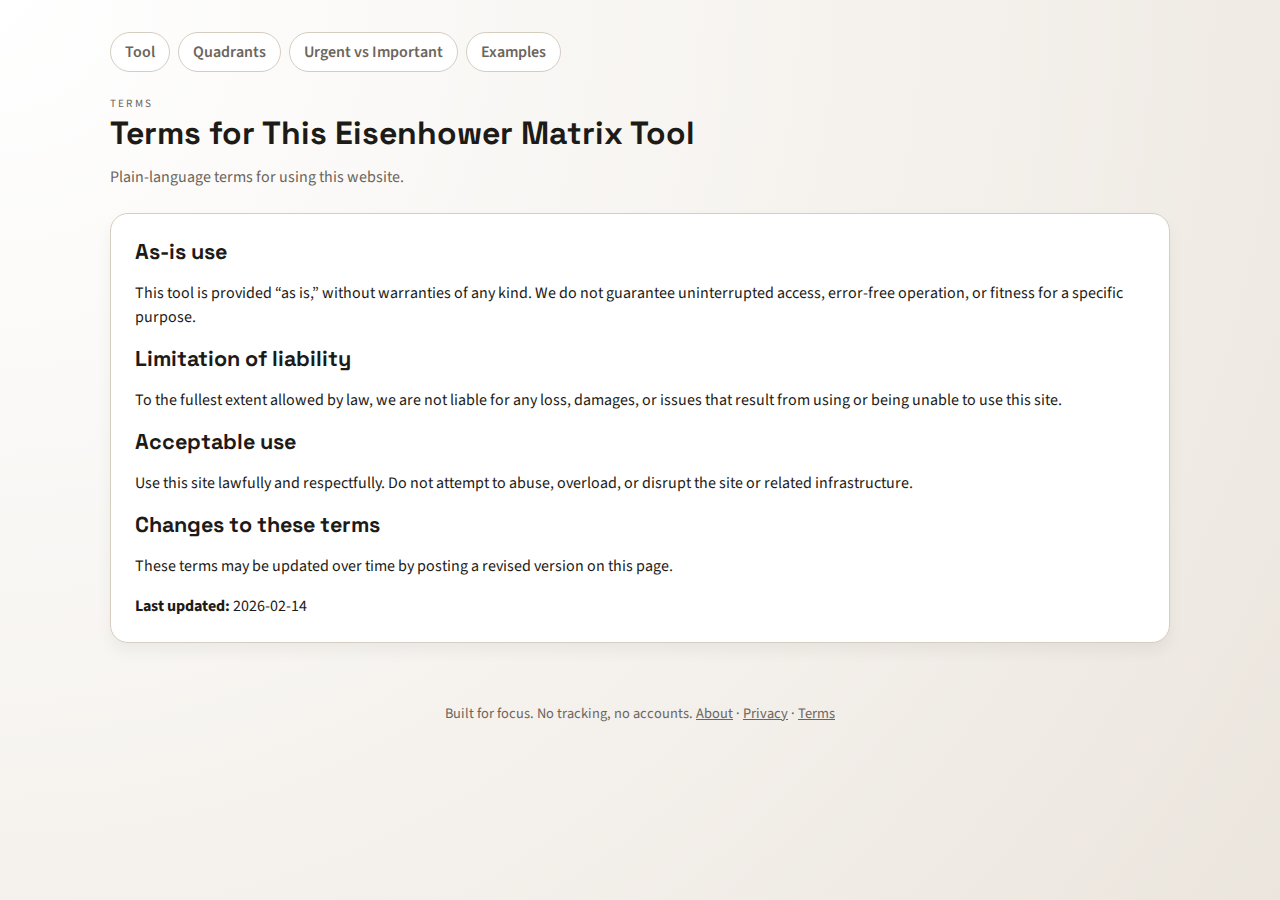
<file: terms.html>
<!doctype html>
<html lang="en">
  <head>
    <meta charset="utf-8" />
    <meta name="viewport" content="width=device-width, initial-scale=1" />
    <title>Terms for This Eisenhower Matrix Tool</title>
    <meta
      name="description"
      content="Short, plain-language terms for using this static Eisenhower Matrix website and task tool."
    />
    <meta name="theme-color" content="#f6f3ef" />
    <link rel="canonical" href="terms.html" />
    <link rel="icon" href="/favicon.ico" />
    <link rel="apple-touch-icon" href="/apple-touch-icon.png" />
    <link rel="preconnect" href="https://fonts.googleapis.com" />
    <link rel="preconnect" href="https://fonts.gstatic.com" crossorigin />
    <link
      href="https://fonts.googleapis.com/css2?family=Space+Grotesk:wght@400;500;600;700&family=Source+Sans+3:wght@400;500;600&display=swap"
      rel="stylesheet"
    />
    <link rel="stylesheet" href="styles.css" />
    <script type="application/ld+json">
      {
        "@context": "https://schema.org",
        "@type": "WebPage",
        "name": "Terms for This Eisenhower Matrix Tool",
        "description": "Short, plain-language terms for using this static Eisenhower Matrix website and task tool.",
        "url": "/terms.html"
      }
    </script>
  </head>
  <body class="theme-editorial">
    <main class="page">
      <nav class="site-nav" aria-label="Primary">
        <a href="index.html">Tool</a>
        <a href="quadrants.html">Quadrants</a>
        <a href="urgent-vs-important.html">Urgent vs Important</a>
        <a href="examples.html">Examples</a>
      </nav>

      <header class="page-header">
        <div>
          <p class="eyebrow">Terms</p>
          <h1>Terms for This Eisenhower Matrix Tool</h1>
          <p class="lead">Plain-language terms for using this website.</p>
        </div>
      </header>

      <section class="content-card">
        <h2>As-is use</h2>
        <p>This tool is provided “as is,” without warranties of any kind. We do not guarantee uninterrupted access, error-free operation, or fitness for a specific purpose.</p>

        <h2>Limitation of liability</h2>
        <p>To the fullest extent allowed by law, we are not liable for any loss, damages, or issues that result from using or being unable to use this site.</p>

        <h2>Acceptable use</h2>
        <p>Use this site lawfully and respectfully. Do not attempt to abuse, overload, or disrupt the site or related infrastructure.</p>

        <h2>Changes to these terms</h2>
        <p>These terms may be updated over time by posting a revised version on this page.</p>

        <p><strong>Last updated:</strong> 2026-02-14</p>
      </section>
    </main>

    <footer class="site-footer">
      <p>
        Built for focus. No tracking, no accounts. <a href="about.html">About</a> · <a href="privacy.html">Privacy</a> · <a href="terms.html">Terms</a>
      </p>
    </footer>
  </body>
</html>
</file>
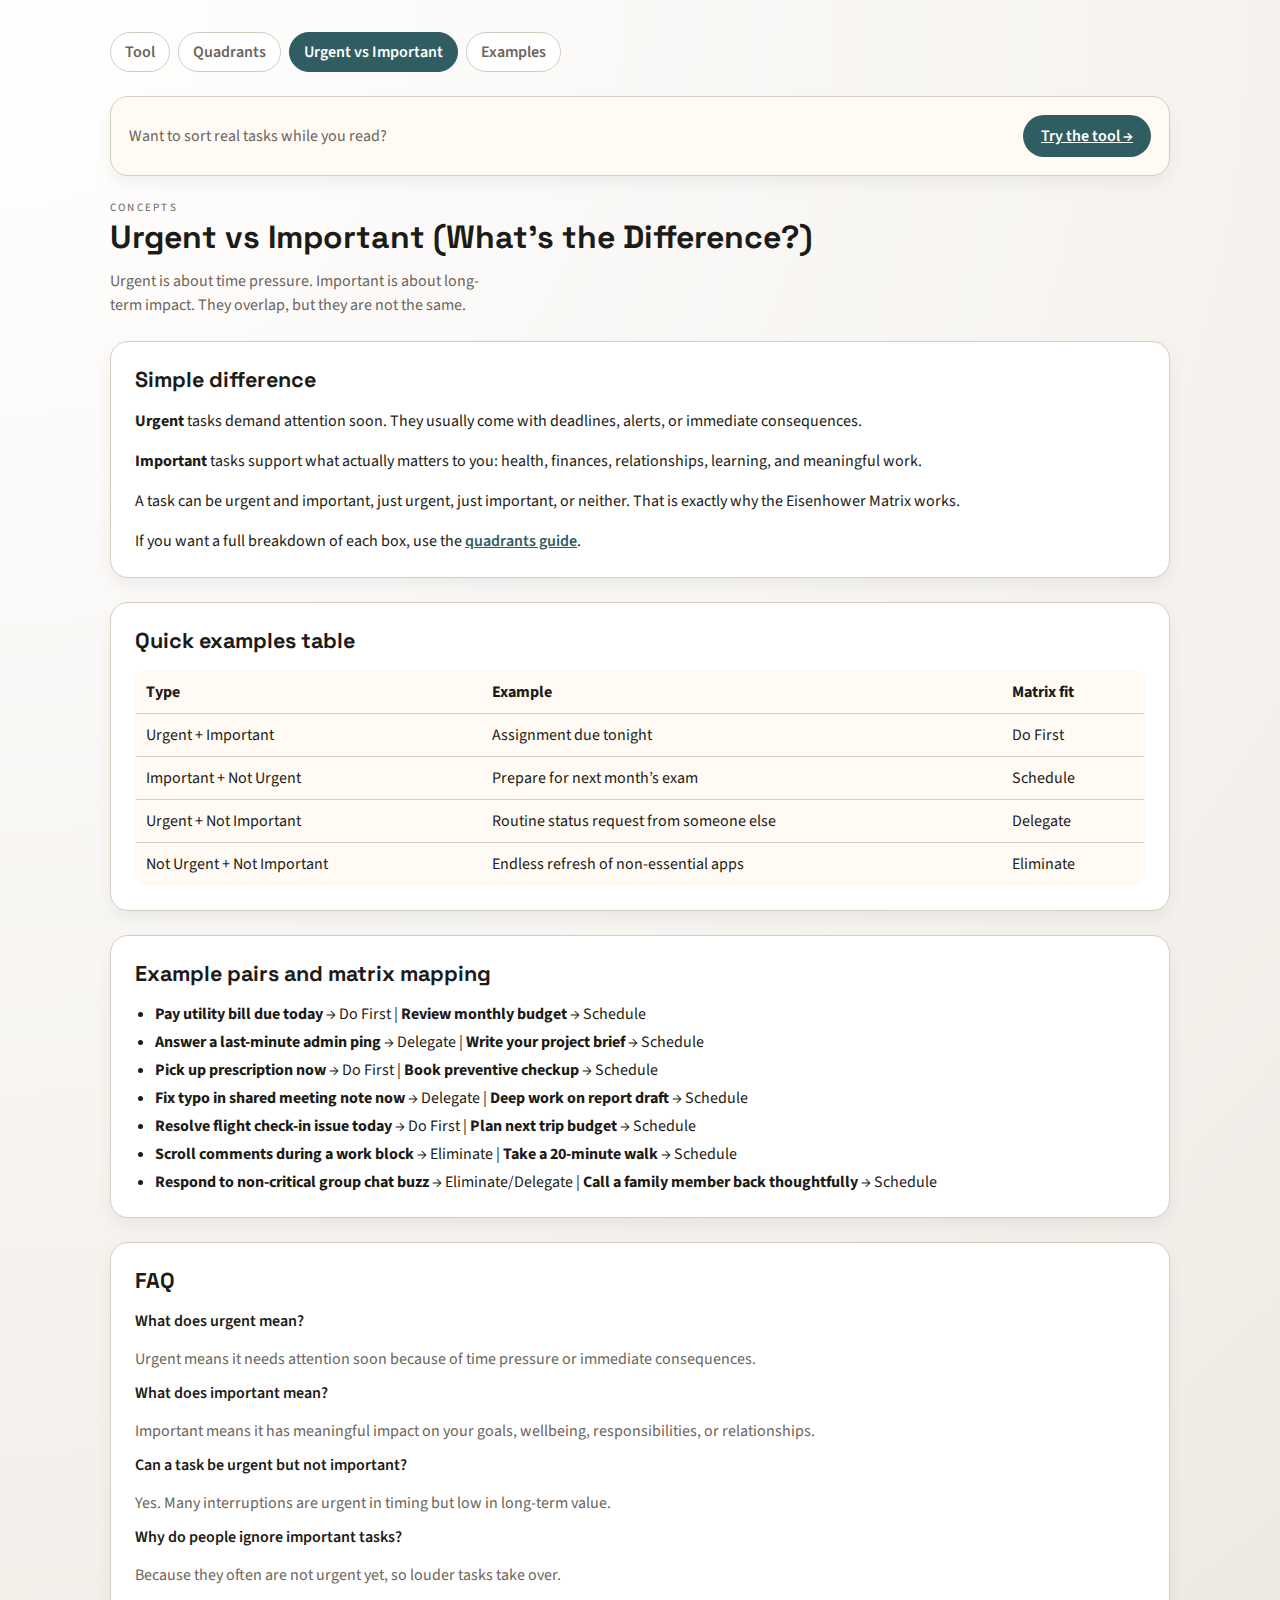
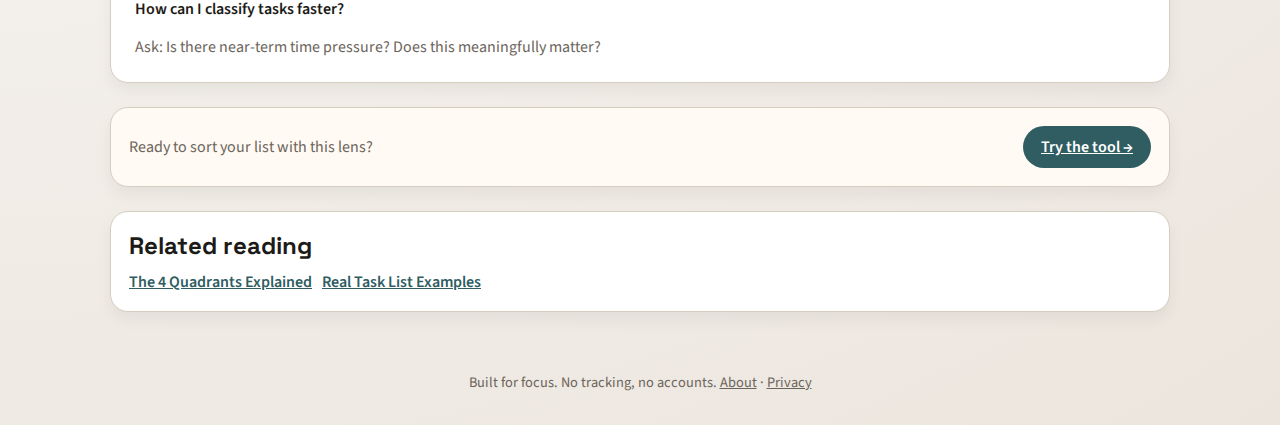
<file: urgent-vs-important.html>
<!doctype html>
<html lang="en">
  <head>
    <meta charset="utf-8" />
    <meta name="viewport" content="width=device-width, initial-scale=1" />
    <title>Urgent vs Important (What’s the Difference?)</title>
    <meta
      name="description"
      content="Understand urgent vs important in plain language, with examples, matrix mappings, and an FAQ to classify tasks with less second-guessing."
    />
    <meta name="theme-color" content="#f6f3ef" />
    <!-- TODO: Update canonical URL once your domain is known. -->
    <link rel="canonical" href="/urgent-vs-important.html" />
    <link rel="icon" href="/favicon.ico" />
    <link rel="apple-touch-icon" href="/apple-touch-icon.png" />
    <link rel="preconnect" href="https://fonts.googleapis.com" />
    <link rel="preconnect" href="https://fonts.gstatic.com" crossorigin />
    <link
      href="https://fonts.googleapis.com/css2?family=Space+Grotesk:wght@400;500;600;700&family=Source+Sans+3:wght@400;500;600&display=swap"
      rel="stylesheet"
    />
    <link rel="stylesheet" href="styles.css" />
    <script type="application/ld+json">
      {
        "@context": "https://schema.org",
        "@type": "WebPage",
        "name": "Urgent vs Important (What’s the Difference?)",
        "description": "Understand urgent vs important in plain language, with examples, matrix mappings, and an FAQ to classify tasks with less second-guessing.",
        "url": "/urgent-vs-important.html"
      }
    </script>
    <script type="application/ld+json">
      {
        "@context": "https://schema.org",
        "@type": "FAQPage",
        "mainEntity": [
          {
            "@type": "Question",
            "name": "What does urgent mean?",
            "acceptedAnswer": {
              "@type": "Answer",
              "text": "Urgent means it needs attention soon because of time pressure or immediate consequences."
            }
          },
          {
            "@type": "Question",
            "name": "What does important mean?",
            "acceptedAnswer": {
              "@type": "Answer",
              "text": "Important means it has meaningful impact on your goals, wellbeing, responsibilities, or relationships."
            }
          },
          {
            "@type": "Question",
            "name": "Can a task be urgent but not important?",
            "acceptedAnswer": {
              "@type": "Answer",
              "text": "Yes. Many interruptions are urgent in timing but low in long-term value, which often makes them good candidates for delegation."
            }
          },
          {
            "@type": "Question",
            "name": "Why do people ignore important tasks?",
            "acceptedAnswer": {
              "@type": "Answer",
              "text": "Important tasks are often not urgent yet, so they are easy to postpone in favor of louder short-term demands."
            }
          },
          {
            "@type": "Question",
            "name": "How can I classify tasks faster?",
            "acceptedAnswer": {
              "@type": "Answer",
              "text": "Ask two quick questions: Is there near-term time pressure, and does this matter for my goals or responsibilities?"
            }
          }
        ]
      }
    </script>
  </head>
  <body class="theme-editorial">
    <main class="page">
      <nav class="site-nav" aria-label="Primary">
        <a href="index.html">Tool</a>
        <a href="quadrants.html">Quadrants</a>
        <a href="urgent-vs-important.html" aria-current="page">Urgent vs Important</a>
        <a href="examples.html">Examples</a>
      </nav>

      <section class="cta-strip" aria-label="Try tool">
        <p>Want to sort real tasks while you read?</p>
        <a class="btn primary" href="/">Try the tool →</a>
      </section>

      <header class="page-header">
        <div>
          <p class="eyebrow">Concepts</p>
          <h1>Urgent vs Important (What’s the Difference?)</h1>
          <p class="lead">Urgent is about time pressure. Important is about long-term impact. They overlap, but they are not the same.</p>
        </div>
      </header>

      <section class="content-card">
        <h2>Simple difference</h2>
        <p>
          <strong>Urgent</strong> tasks demand attention soon. They usually come with deadlines, alerts, or immediate
          consequences.
        </p>
        <p>
          <strong>Important</strong> tasks support what actually matters to you: health, finances, relationships,
          learning, and meaningful work.
        </p>
        <p>
          A task can be urgent and important, just urgent, just important, or neither. That is exactly why the
          Eisenhower Matrix works.
        </p>
        <p>
          If you want a full breakdown of each box, use the <a class="inline-link" href="/quadrants.html">quadrants guide</a>.
        </p>
      </section>

      <section class="content-card">
        <h2>Quick examples table</h2>
        <table>
          <thead>
            <tr>
              <th>Type</th>
              <th>Example</th>
              <th>Matrix fit</th>
            </tr>
          </thead>
          <tbody>
            <tr>
              <td>Urgent + Important</td>
              <td>Assignment due tonight</td>
              <td>Do First</td>
            </tr>
            <tr>
              <td>Important + Not Urgent</td>
              <td>Prepare for next month’s exam</td>
              <td>Schedule</td>
            </tr>
            <tr>
              <td>Urgent + Not Important</td>
              <td>Routine status request from someone else</td>
              <td>Delegate</td>
            </tr>
            <tr>
              <td>Not Urgent + Not Important</td>
              <td>Endless refresh of non-essential apps</td>
              <td>Eliminate</td>
            </tr>
          </tbody>
        </table>
      </section>

      <section class="content-card">
        <h2>Example pairs and matrix mapping</h2>
        <ul>
          <li><strong>Pay utility bill due today</strong> → Do First | <strong>Review monthly budget</strong> → Schedule</li>
          <li><strong>Answer a last-minute admin ping</strong> → Delegate | <strong>Write your project brief</strong> → Schedule</li>
          <li><strong>Pick up prescription now</strong> → Do First | <strong>Book preventive checkup</strong> → Schedule</li>
          <li><strong>Fix typo in shared meeting note now</strong> → Delegate | <strong>Deep work on report draft</strong> → Schedule</li>
          <li><strong>Resolve flight check-in issue today</strong> → Do First | <strong>Plan next trip budget</strong> → Schedule</li>
          <li><strong>Scroll comments during a work block</strong> → Eliminate | <strong>Take a 20-minute walk</strong> → Schedule</li>
          <li><strong>Respond to non-critical group chat buzz</strong> → Eliminate/Delegate | <strong>Call a family member back thoughtfully</strong> → Schedule</li>
        </ul>
      </section>

      <section class="content-card">
        <h2>FAQ</h2>
        <dl class="faq-list">
          <dt>What does urgent mean?</dt>
          <dd>Urgent means it needs attention soon because of time pressure or immediate consequences.</dd>
          <dt>What does important mean?</dt>
          <dd>Important means it has meaningful impact on your goals, wellbeing, responsibilities, or relationships.</dd>
          <dt>Can a task be urgent but not important?</dt>
          <dd>Yes. Many interruptions are urgent in timing but low in long-term value.</dd>
          <dt>Why do people ignore important tasks?</dt>
          <dd>Because they often are not urgent yet, so louder tasks take over.</dd>
          <dt>How can I classify tasks faster?</dt>
          <dd>Ask: Is there near-term time pressure? Does this meaningfully matter?</dd>
        </dl>
      </section>

      <section class="cta-strip" aria-label="Try tool again">
        <p>Ready to sort your list with this lens?</p>
        <a class="btn primary" href="/">Try the tool →</a>
      </section>

      <section class="related-reading" aria-label="Related reading">
        <h2>Related reading</h2>
        <div class="related-links">
          <a href="quadrants.html">The 4 Quadrants Explained</a>
          <a href="examples.html">Real Task List Examples</a>
        </div>
      </section>
    </main>

    <footer class="site-footer">
      <p>
        Built for focus. No tracking, no accounts. <a href="about.html">About</a> · <a href="privacy.html">Privacy</a>
      </p>
    </footer>
  </body>
</html>
</file>
<file: styles.css>
:root {
  color-scheme: light;

  /* Base tokens (Theme: Editorial Soft) */
  --font-ui: "Source Sans 3", "Trebuchet MS", sans-serif;
  --font-heading: "Space Grotesk", "Segoe UI", sans-serif;

  --bg: #f6f3ef;
  --bg-accent: #ebe5dd;
  --ink: #1d1b17;
  --muted: #6c655c;
  --card: #fffaf3;
  --surface: #ffffff;
  --border: #d6cdc1;

  --primary: #2f5d62;
  --primary-dark: #24484c;
  --accent: #d98859;
  --focus: rgba(47, 93, 98, 0.25);

  --quad-do-first: #c65f2e;
  --quad-schedule: #375a9e;
  --quad-delegate: #6c4f8d;
  --quad-eliminate: #66707a;

  --shadow: 0 12px 24px rgba(29, 27, 23, 0.08);
  --shadow-soft: 0 8px 16px rgba(29, 27, 23, 0.05);

  --radius: 18px;
  --radius-sm: 12px;
  --btn-radius: 999px;
  --transition: 160ms ease;
}

/*
  Visual variants:
  - body.theme-editorial (default): warm, rounded, gently elevated.
  - body.theme-minimal: flat, neutral, sharp corners, restrained accents.
  - body.theme-vibrant: bold gradient background, punchier contrast, softer cards.
*/

body.theme-minimal {
  --font-ui: "Segoe UI", "Helvetica Neue", sans-serif;
  --font-heading: "Segoe UI", "Helvetica Neue", sans-serif;

  --bg: #f4f6f8;
  --bg-accent: #eef2f4;
  --ink: #14202e;
  --muted: #4f5f70;
  --card: #ffffff;
  --surface: #ffffff;
  --border: #c8d3de;

  --primary: #1d4c8f;
  --primary-dark: #173d73;
  --accent: #0f766e;
  --focus: rgba(29, 76, 143, 0.25);

  --quad-do-first: #bf3f2b;
  --quad-schedule: #2563eb;
  --quad-delegate: #7c3aed;
  --quad-eliminate: #475569;

  --shadow: none;
  --shadow-soft: none;

  --radius: 4px;
  --radius-sm: 4px;
  --btn-radius: 4px;
}

body.theme-vibrant {
  --font-ui: "Source Sans 3", "Avenir Next", sans-serif;
  --font-heading: "Space Grotesk", "Avenir Next", sans-serif;

  --bg: #f2f5ff;
  --bg-accent: #e8edff;
  --ink: #162038;
  --muted: #4c5570;
  --card: #ffffff;
  --surface: #ffffff;
  --border: #cfd8ff;

  --primary: #3f46e0;
  --primary-dark: #3338b8;
  --accent: #ee6a5f;
  --focus: rgba(63, 70, 224, 0.3);

  --quad-do-first: #ef5a4f;
  --quad-schedule: #2f6fed;
  --quad-delegate: #7b4de2;
  --quad-eliminate: #2e8f95;

  --shadow: 0 18px 30px rgba(40, 53, 120, 0.12);
  --shadow-soft: 0 10px 18px rgba(40, 53, 120, 0.08);

  --radius: 22px;
  --radius-sm: 14px;
  --btn-radius: 999px;
}

* {
  box-sizing: border-box;
}

body {
  margin: 0;
  font-family: var(--font-ui);
  color: var(--ink);
  background: radial-gradient(circle at top left, #ffffff 0%, var(--bg) 52%, var(--bg-accent) 100%);
  min-height: 100vh;
}

body.theme-minimal {
  background: var(--bg);
}

body.theme-vibrant {
  background: radial-gradient(circle at 5% 0%, #ffffff 0%, #eef2ff 35%, var(--bg-accent) 100%);
}

h1,
h2,
h3 {
  font-family: var(--font-heading);
  margin: 0;
}

p {
  margin: 0;
  line-height: 1.5;
}

button,
input,
select {
  font: inherit;
}

.page {
  max-width: 1100px;
  margin: 0 auto;
  padding: 32px 20px 48px;
  display: grid;
  gap: 24px;
}

.site-nav {
  display: flex;
  flex-wrap: wrap;
  gap: 8px;
  align-items: center;
}

.site-nav a {
  text-decoration: none;
  color: var(--muted);
  border: 1px solid var(--border);
  border-radius: var(--btn-radius);
  padding: 8px 14px;
  font-weight: 600;
  background: var(--surface);
  transition: color var(--transition), border-color var(--transition), transform var(--transition);
}

.site-nav a:hover {
  color: var(--ink);
  border-color: var(--primary);
  transform: translateY(-1px);
}

.site-nav a[aria-current="page"] {
  color: #fff;
  background: var(--primary);
  border-color: var(--primary);
}

.page-header {
  display: flex;
  flex-wrap: wrap;
  gap: 16px;
  align-items: center;
  justify-content: space-between;
}

.eyebrow {
  text-transform: uppercase;
  letter-spacing: 0.2em;
  font-size: 0.7rem;
  color: var(--muted);
}

.lead {
  margin-top: 12px;
  color: var(--muted);
  max-width: 520px;
  text-wrap: balance;
}

.hero-note {
  margin-top: 6px;
  color: var(--ink);
  font-size: 0.92rem;
  font-weight: 600;
  max-width: 520px;
}

.header-actions {
  display: flex;
  gap: 12px;
}

.quick-add {
  display: grid;
  grid-template-columns: minmax(0, 1fr) 200px auto;
  gap: 10px;
  background: var(--card);
  padding: 11px;
  border-radius: var(--radius);
  border: 1px solid var(--border);
  box-shadow: var(--shadow-soft);
}

.quick-add > * {
  min-width: 0;
}

.input-meta {
  grid-column: 1 / 2;
  margin-top: -4px;
  line-height: 1;
}

.task-edit-wrap {
  width: 100%;
}

.edit-meta {
  display: flex;
  justify-content: flex-end;
  margin-top: 6px;
  min-height: 1em;
}

.char-counter {
  display: inline-block;
  min-height: 1em;
  font-size: 0.78rem;
  color: var(--muted);
  opacity: 0.75;
  transition: opacity 120ms ease;
}

.char-counter.is-visible {
  opacity: 0.95;
}

.char-counter.is-warn {
  color: #8a5a2a;
  opacity: 0.95;
}

.quick-add input,
.quick-add select {
  border: 1px solid var(--border);
  padding: 10px 12px;
  border-radius: var(--radius-sm);
  background: var(--surface);
}

.quick-add input {
  min-width: 0;
  overflow-wrap: anywhere;
  word-break: break-word;
}

.quick-add input:focus,
.quick-add select:focus,
.task-edit:focus,
.btn:focus-visible,
.icon-btn:focus-visible {
  outline: 2px solid var(--focus);
  outline-offset: 1px;
  border-color: var(--primary);
}

.helper-tip {
  margin-top: -6px;
  color: var(--ink);
  font-size: 0.88rem;
  font-weight: 600;
}

.helper-tip--single {
  font-size: 0.9rem;
}

.helper-status {
  min-height: 1.1em;
  margin-top: -10px;
  color: var(--muted);
  font-size: 0.8rem;
}

.helper-status.is-warn {
  color: #8a5a2a;
}

.helper-status.is-error {
  color: #9a2c2c;
}


.task-toast {
  position: fixed;
  right: 18px;
  bottom: 18px;
  max-width: min(92vw, 360px);
  padding: 10px 14px;
  border-radius: var(--radius-sm);
  border: 1px solid color-mix(in srgb, var(--primary) 28%, var(--border));
  background: color-mix(in srgb, var(--surface) 76%, var(--bg));
  color: var(--ink);
  box-shadow: var(--shadow-soft);
  font-size: 0.92rem;
  font-weight: 600;
  pointer-events: none;
  opacity: 0;
  transform: translateY(12px);
  transition: opacity var(--transition), transform var(--transition);
  z-index: 1000;
}

.task-toast.is-visible {
  opacity: 1;
  transform: translateY(0);
}

.matrix-grid {
  display: grid;
  grid-template-columns: minmax(40px, auto) repeat(2, minmax(0, 1fr));
  grid-template-rows: auto repeat(2, minmax(0, 1fr));
  gap: 12px 18px;
}

/* Axis labels for the Eisenhower Matrix grid */
.axis-label {
  margin: 0;
  font-size: 1.5rem;
  font-weight: 600;
  color: var(--muted);
  opacity: 0.8;
  text-align: center;
  letter-spacing: 0.01em;
}

.axis-spacer {
  grid-column: 1;
  grid-row: 1;
}

.axis-label--top {
  align-self: end;
}

.axis-label--side {
  align-self: center;
  justify-self: center;
  writing-mode: vertical-rl;
  transform: rotate(180deg);
}

.axis-label--urgent {
  grid-column: 2;
  grid-row: 1;
}

.axis-label--not-urgent {
  grid-column: 3;
  grid-row: 1;
}

.axis-label--important {
  grid-column: 1;
  grid-row: 2;
}

.axis-label--not-important {
  grid-column: 1;
  grid-row: 3;
}

.matrix-grid [data-quadrant="do_first"] {
  grid-column: 2;
  grid-row: 2;
}

.matrix-grid [data-quadrant="schedule"] {
  grid-column: 3;
  grid-row: 2;
}

.matrix-grid [data-quadrant="delegate"] {
  grid-column: 2;
  grid-row: 3;
}

.matrix-grid [data-quadrant="eliminate"] {
  grid-column: 3;
  grid-row: 3;
}

.quadrant {
  background: var(--card);
  border: 1px solid var(--border);
  border-radius: var(--radius);
  border-top-width: 4px;
  padding: 14px;
  display: flex;
  flex-direction: column;
  min-height: 240px;
  box-shadow: var(--shadow);
  transition: border-color var(--transition), box-shadow var(--transition), background-color var(--transition);
}

.quadrant[data-quadrant="do_first"] {
  border-top-color: var(--quad-do-first);
}

.quadrant[data-quadrant="schedule"] {
  border-top-color: var(--quad-schedule);
}

.quadrant[data-quadrant="delegate"] {
  border-top-color: var(--quad-delegate);
}

.quadrant[data-quadrant="eliminate"] {
  border-top-color: var(--quad-eliminate);
}

.quadrant header {
  display: flex;
  align-items: center;
  justify-content: space-between;
  gap: 12px;
  margin-bottom: 10px;
}

.quadrant h2 {
  font-size: 1.25rem;
}

.quad-subtitle {
  color: var(--muted);
  font-size: 0.8rem;
}

.quad-subtitle strong {
  font-weight: 600;
  color: var(--ink);
}

.quad-subtitle .muted {
  font-weight: 400;
  color: var(--muted);
  opacity: 0.7;
}

.task-list {
  list-style: none;
  padding: 10px 0;
  margin: 10px 0 0;
  display: grid;
  gap: 6px;
  align-content: start;
  grid-auto-rows: max-content;
  flex: 1 1 auto;
  min-height: 0;
  width: 100%;
  overflow-y: auto;
  position: relative;
  border-radius: var(--radius-sm);
}

.task-list:empty {
  min-height: 120px;
}

.task-list::-webkit-scrollbar {
  width: 8px;
}

.task-list::-webkit-scrollbar-thumb {
  background: rgba(0, 0, 0, 0.12);
  border-radius: 999px;
}

.task {
  background: var(--surface);
  border: 1px solid var(--border);
  border-radius: 8px;
  padding: 7px 9px;
  transition: border-color var(--transition), box-shadow var(--transition);
}

.task:hover,
.task:focus-within {
  border-color: color-mix(in srgb, var(--border) 62%, var(--primary));
  box-shadow: var(--shadow-soft);
}

.task-top {
  display: flex;
  justify-content: space-between;
  gap: 10px;
  align-items: flex-start;
  min-width: 0;
}

.task-actions {
  display: inline-flex;
  align-items: center;
  gap: 7px;
}


.task-text {
  font-weight: 600;
  flex: 1 1 auto;
  min-width: 0;
  overflow-wrap: anywhere;
  word-break: break-word;
}


.task-edit {
  border: 1px solid var(--border);
  border-radius: var(--radius-sm);
  padding: 6px 8px;
  width: 100%;
  min-width: 0;
  overflow-wrap: anywhere;
  word-break: break-word;
  background: var(--surface);
}

.btn {
  border: none;
  border-radius: var(--btn-radius);
  padding: 10px 18px;
  cursor: pointer;
  font-weight: 600;
  transition: transform var(--transition), background var(--transition), color var(--transition), border-color var(--transition);
}

.btn:hover {
  transform: translateY(-1px);
}

.btn.primary {
  background: var(--primary);
  color: #fff;
}

.btn.primary:hover {
  background: var(--primary-dark);
}

.btn.ghost {
  background: transparent;
  border: 1px solid var(--border);
  color: var(--muted);
  padding: 7px 16px;
  font-size: 0.92rem;
  opacity: 0.9;
}

.btn.ghost:hover {
  color: var(--ink);
  border-color: var(--primary);
  opacity: 1;
}

.btn.tiny {
  padding: 4px 8px;
  font-size: 0.72rem;
  background: var(--accent);
  color: #fff;
}

.btn.tiny:hover {
  filter: brightness(0.93);
}

.icon-btn {
  border: 1px solid var(--border);
  background: var(--surface);
  border-radius: 50%;
  width: 26px;
  height: 26px;
  display: inline-flex;
  align-items: center;
  justify-content: center;
  cursor: pointer;
  font-size: 0.8rem;
}

.icon-btn:hover {
  border-color: var(--primary);
}



.sheet[hidden],
.sheet-backdrop[hidden] {
  display: none !important;
}

.sheet-backdrop {
  position: fixed;
  inset: 0;
  background: rgba(0, 0, 0, 0.35);
  z-index: 1100;
}

.sheet {
  position: fixed;
  left: 50%;
  bottom: 12px;
  transform: translateX(-50%);
  width: min(96vw, 640px);
  border: 1px solid var(--border);
  border-radius: 18px 18px 12px 12px;
  background: var(--surface);
  box-shadow: var(--shadow-soft);
  padding: 14px;
  z-index: 1110;
  display: grid;
  gap: 12px;
}

.sheet__header {
  display: grid;
  gap: 6px;
}

.sheet__task {
  color: var(--muted);
  font-size: 0.92rem;
}

.sheet__actions {
  display: grid;
  gap: 8px;
}

.sheet__btn {
  width: 100%;
  min-height: 44px;
  border: 1px solid var(--border);
  border-radius: var(--radius-sm);
  background: var(--surface);
  color: var(--ink);
  padding: 10px 12px;
  text-align: left;
  font-weight: 600;
  cursor: pointer;
  transition: border-color var(--transition), background-color var(--transition);
}

.sheet__btn:hover {
  border-color: var(--primary);
  background: color-mix(in srgb, var(--surface) 85%, var(--bg));
}

.sheet__btn:focus-visible {
  outline: 2px solid var(--focus);
  outline-offset: 1px;
  border-color: var(--primary);
}

.sheet__btn--cancel {
  text-align: center;
  background: color-mix(in srgb, var(--surface) 72%, var(--bg));
}

.description {
  background: var(--surface);
  border-radius: var(--radius);
  padding: 20px;
  border: 1px solid var(--border);
  box-shadow: var(--shadow-soft);
}

.description h3 {
  margin-bottom: 10px;
}

.description p + p {
  margin-top: 10px;
}

.seo-content {
  background: var(--surface);
  border-radius: var(--radius);
  padding: 24px;
  border: 1px solid var(--border);
  box-shadow: var(--shadow-soft);
  display: grid;
  gap: 18px;
}

.cta-strip {
  background: var(--card);
  border: 1px solid var(--border);
  border-radius: var(--radius);
  box-shadow: var(--shadow-soft);
  padding: 18px;
  display: flex;
  flex-wrap: wrap;
  gap: 12px;
  align-items: center;
  justify-content: space-between;
}

.cta-strip p {
  color: var(--muted);
}

.content-card {
  background: var(--surface);
  border-radius: var(--radius);
  padding: 24px;
  border: 1px solid var(--border);
  box-shadow: var(--shadow-soft);
  display: grid;
  gap: 16px;
}

.content-card h2 {
  font-size: 1.35rem;
}

.content-card h3 {
  font-size: 1.1rem;
}

.content-card ul,
.content-card ol {
  margin: 0;
  padding-left: 20px;
  display: grid;
  gap: 6px;
}

.content-card table {
  width: 100%;
  border-collapse: collapse;
  background: var(--card);
  border: 1px solid var(--border);
  border-radius: var(--radius-sm);
  overflow: hidden;
}

.content-card th,
.content-card td {
  text-align: left;
  padding: 10px;
  border-bottom: 1px solid var(--border);
  vertical-align: top;
}

.content-card tr:last-child td {
  border-bottom: 0;
}

.related-reading {
  background: var(--surface);
  border-radius: var(--radius);
  padding: 18px;
  border: 1px solid var(--border);
  box-shadow: var(--shadow-soft);
  display: grid;
  gap: 10px;
}

.related-links {
  display: flex;
  flex-wrap: wrap;
  gap: 10px;
}

.related-links a,
.inline-link {
  color: var(--primary);
  font-weight: 600;
}

.mini-grid {
  display: grid;
  gap: 14px;
}

.mini-grid-4 {
  display: grid;
  gap: 10px;
  grid-template-columns: repeat(2, minmax(0, 1fr));
}

.mini-list {
  background: var(--card);
  border: 1px solid var(--border);
  border-radius: var(--radius-sm);
  padding: 10px 12px;
}

.mini-list h4 {
  margin: 0 0 8px;
  font-family: var(--font-heading);
  font-size: 0.98rem;
}

.mini-list ul {
  margin: 0;
  padding-left: 18px;
}

.seo-content h2 {
  font-size: 1.35rem;
}

.seo-content h3 {
  font-size: 1.1rem;
  margin-bottom: 6px;
}

.seo-content p {
  color: var(--ink);
}

.seo-content ul,
.seo-content ol {
  margin: 0;
  padding-left: 20px;
  color: var(--ink);
  display: grid;
  gap: 6px;
}

.seo-content ol {
  padding-left: 24px;
}

.quadrant-guide {
  display: grid;
  gap: 16px;
}

.quadrant-guide > div {
  background: var(--card);
  border-radius: var(--radius-sm);
  border: 1px solid var(--border);
  padding: 16px;
  box-shadow: var(--shadow-soft);
}

.quadrant-action {
  margin-top: 8px;
  color: var(--muted);
}

.faq-list {
  margin: 0;
  display: grid;
  gap: 12px;
}

.faq-list dt {
  font-weight: 600;
}

.faq-list dd {
  margin: 4px 0 0;
  color: var(--muted);
}

.scroll-cue {
  margin: 32px 0 46px;
  font-size: 0.98rem;
  text-align: center;
}

.scroll-cue__link {
  display: inline-flex;
  align-items: center;
  justify-content: center;
  gap: 8px;
  padding: 10px 18px;
  border-radius: var(--btn-radius);
  border: 1px solid var(--border);
  background: var(--surface);
  box-shadow: var(--shadow-soft);
  color: var(--muted);
  text-decoration: none;
  font-weight: 600;
  transition: color var(--transition), border-color var(--transition), box-shadow var(--transition), transform var(--transition);
}

.scroll-cue__link:hover {
  color: var(--ink);
  border-color: color-mix(in srgb, var(--border) 70%, var(--ink));
  box-shadow: var(--shadow);
  transform: translateY(-1px);
}

.site-footer {
  text-align: center;
  padding: 12px 20px 32px;
  color: var(--muted);
  font-size: 0.9rem;
}

.site-footer a {
  color: inherit;
}

.sr-only {
  position: absolute;
  width: 1px;
  height: 1px;
  padding: 0;
  margin: -1px;
  overflow: hidden;
  clip: rect(0, 0, 0, 0);
  border: 0;
}

@media (max-width: 900px) {
  .quick-add {
    grid-template-columns: 1fr;
  }

  .input-meta {
    grid-column: 1;
    margin-top: -6px;
  }

  .cta-strip {
    align-items: flex-start;
    justify-content: flex-start;
  }
}

@media (max-width: 800px) {
  .matrix-grid {
    display: block;
  }

  .axis-label,
  .axis-spacer {
    display: none;
  }

  .matrix-grid > .quadrant + .quadrant {
    margin-top: 18px;
  }

  .page-header {
    flex-direction: column;
    align-items: flex-start;
  }
}

@media (max-width: 520px) {
  .btn.ghost {
    width: 100%;
  }

  .task-toast {
    left: 12px;
    right: 12px;
    bottom: 12px;
    max-width: none;
  }

  .mini-grid-4 {
    grid-template-columns: 1fr;
  }
}
</file>
